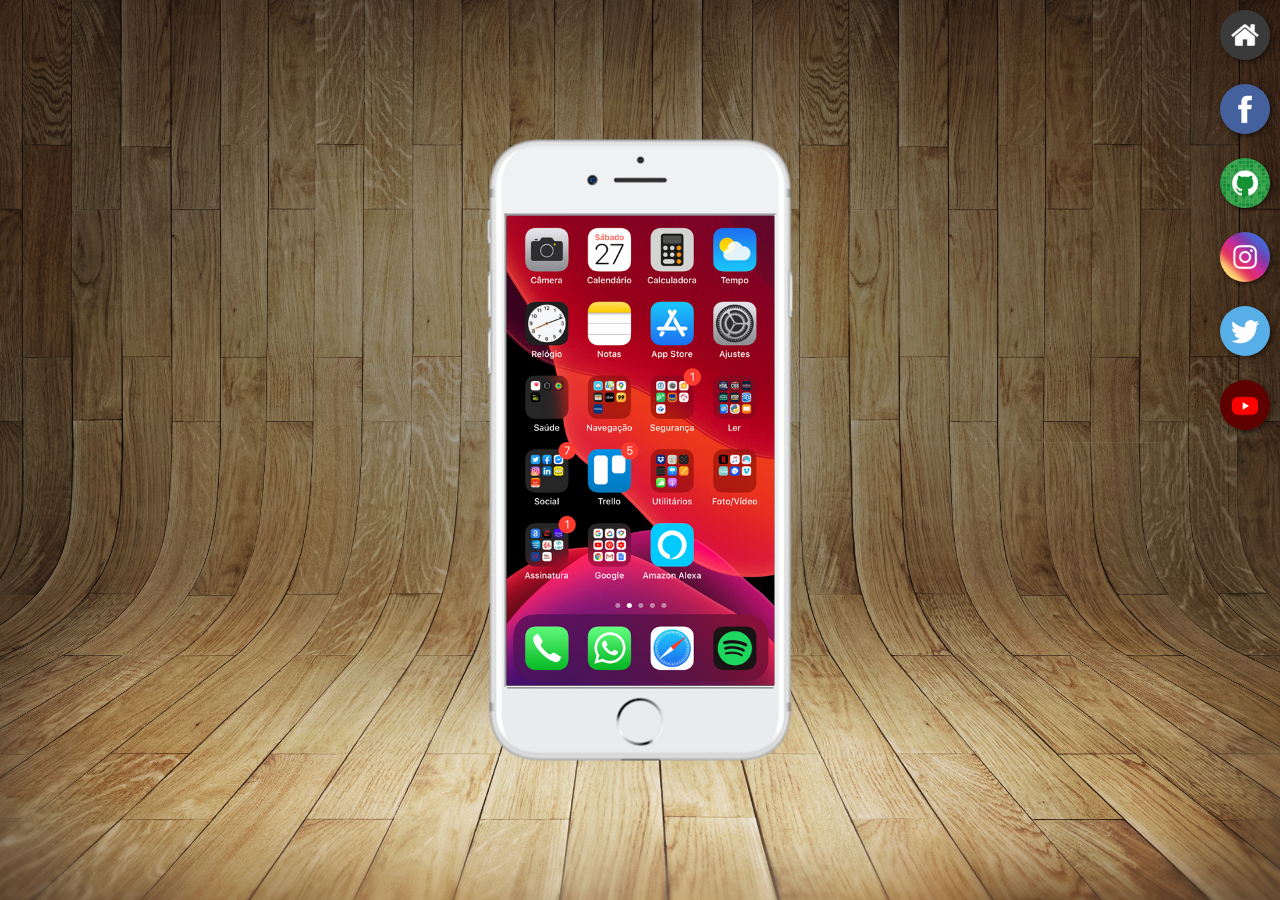
<file: index.html>
<!DOCTYPE html>
<html lang="pt-br">
<head>
    <meta charset="UTF-8">
    <meta name="viewport" content="width=device-width, initial-scale=1.0">
    <title>Projeto Redes Sociais</title>
    <link rel="shortcut icon" href="favicon.ico" type="image/x-icon">
    <link rel="stylesheet" href="style.css">
</head>
<body>
    <main>
     <section id="rede_sociais">
          <a href="home.html" target="tela"><img src="imagens/logo-home.jpg" alt="home">
             </a> <br>
             <a href="face.html" target="tela"><img src="imagens/logo-facebook.jpg" alt="facebook">
             </a> <br> 
             <a href="github.html" target="tela"><img src="imagens/logo-github.jpg" alt="github">
             </a> <br>
             <a href="insta.html" target="tela"><img src="imagens/logo-instagram.jpg" alt="instagram">
             </a> <br>
             <a href="twiter.html" target="tela"><img src="imagens/logo-twitter.jpg" alt="twitter">
             </a> <br>
             <a href="youtube.html" target="tela"><img src="imagens/logo-youtube.jpg" alt="youtube">
             </a>
     </section>
            
      

       

        <section id="telefone">
            <iframe src="home.html" name="tela" id="tela"></iframe>
        </section>
        <section id="redes-sociais">
            
        </section>
    </main>
</body>
</html>
</file>
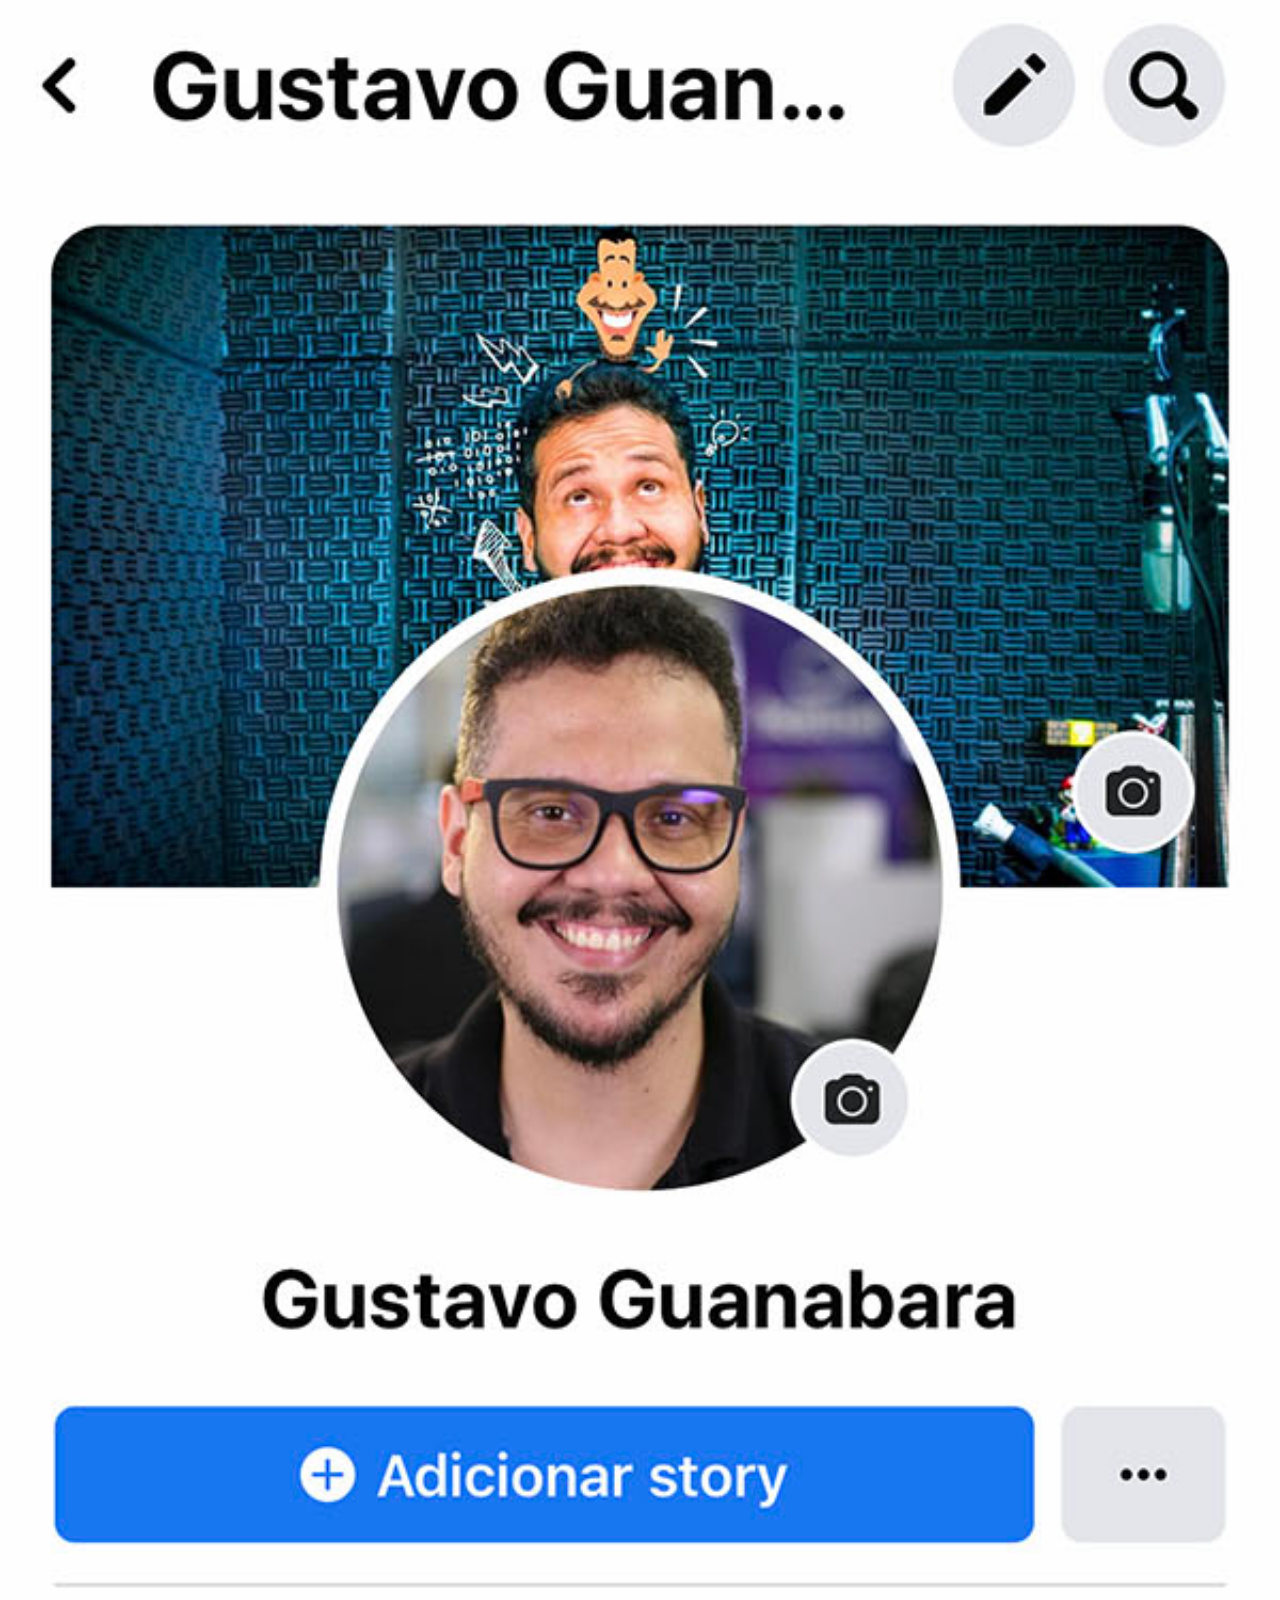
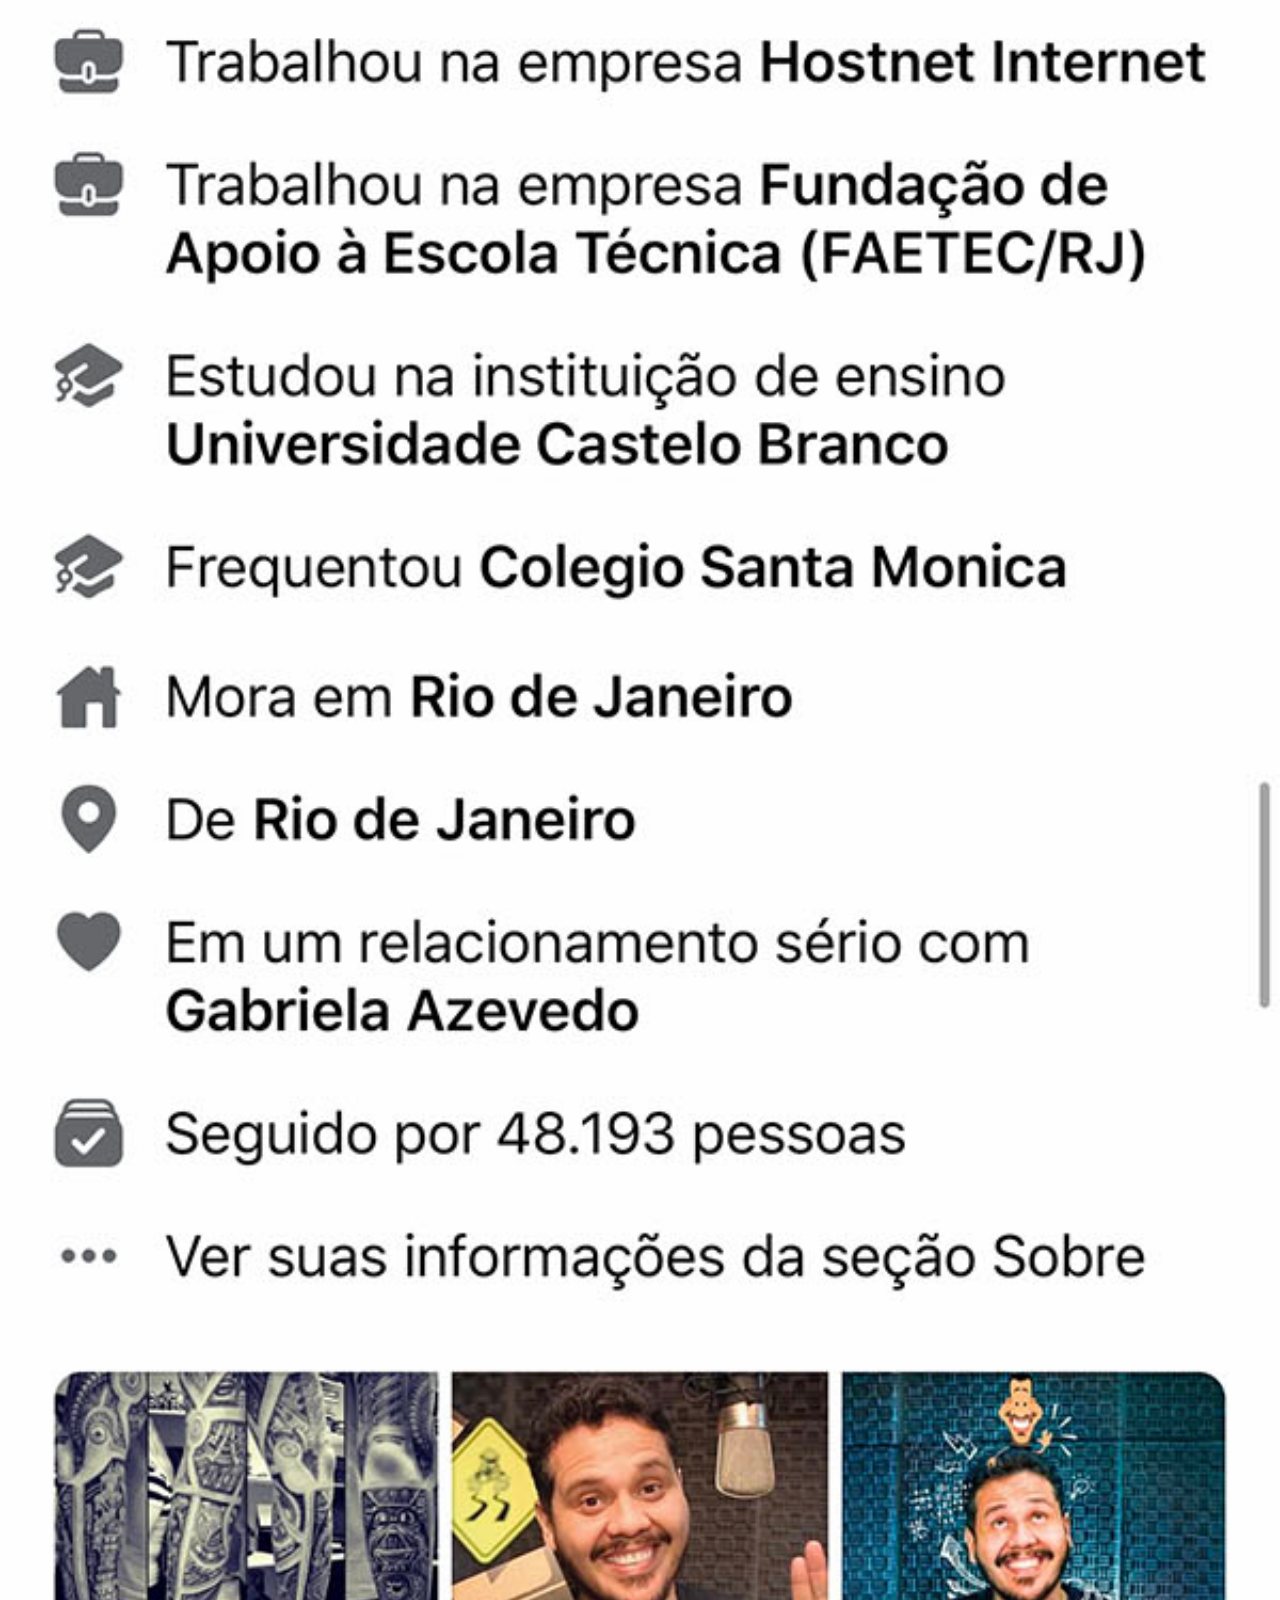
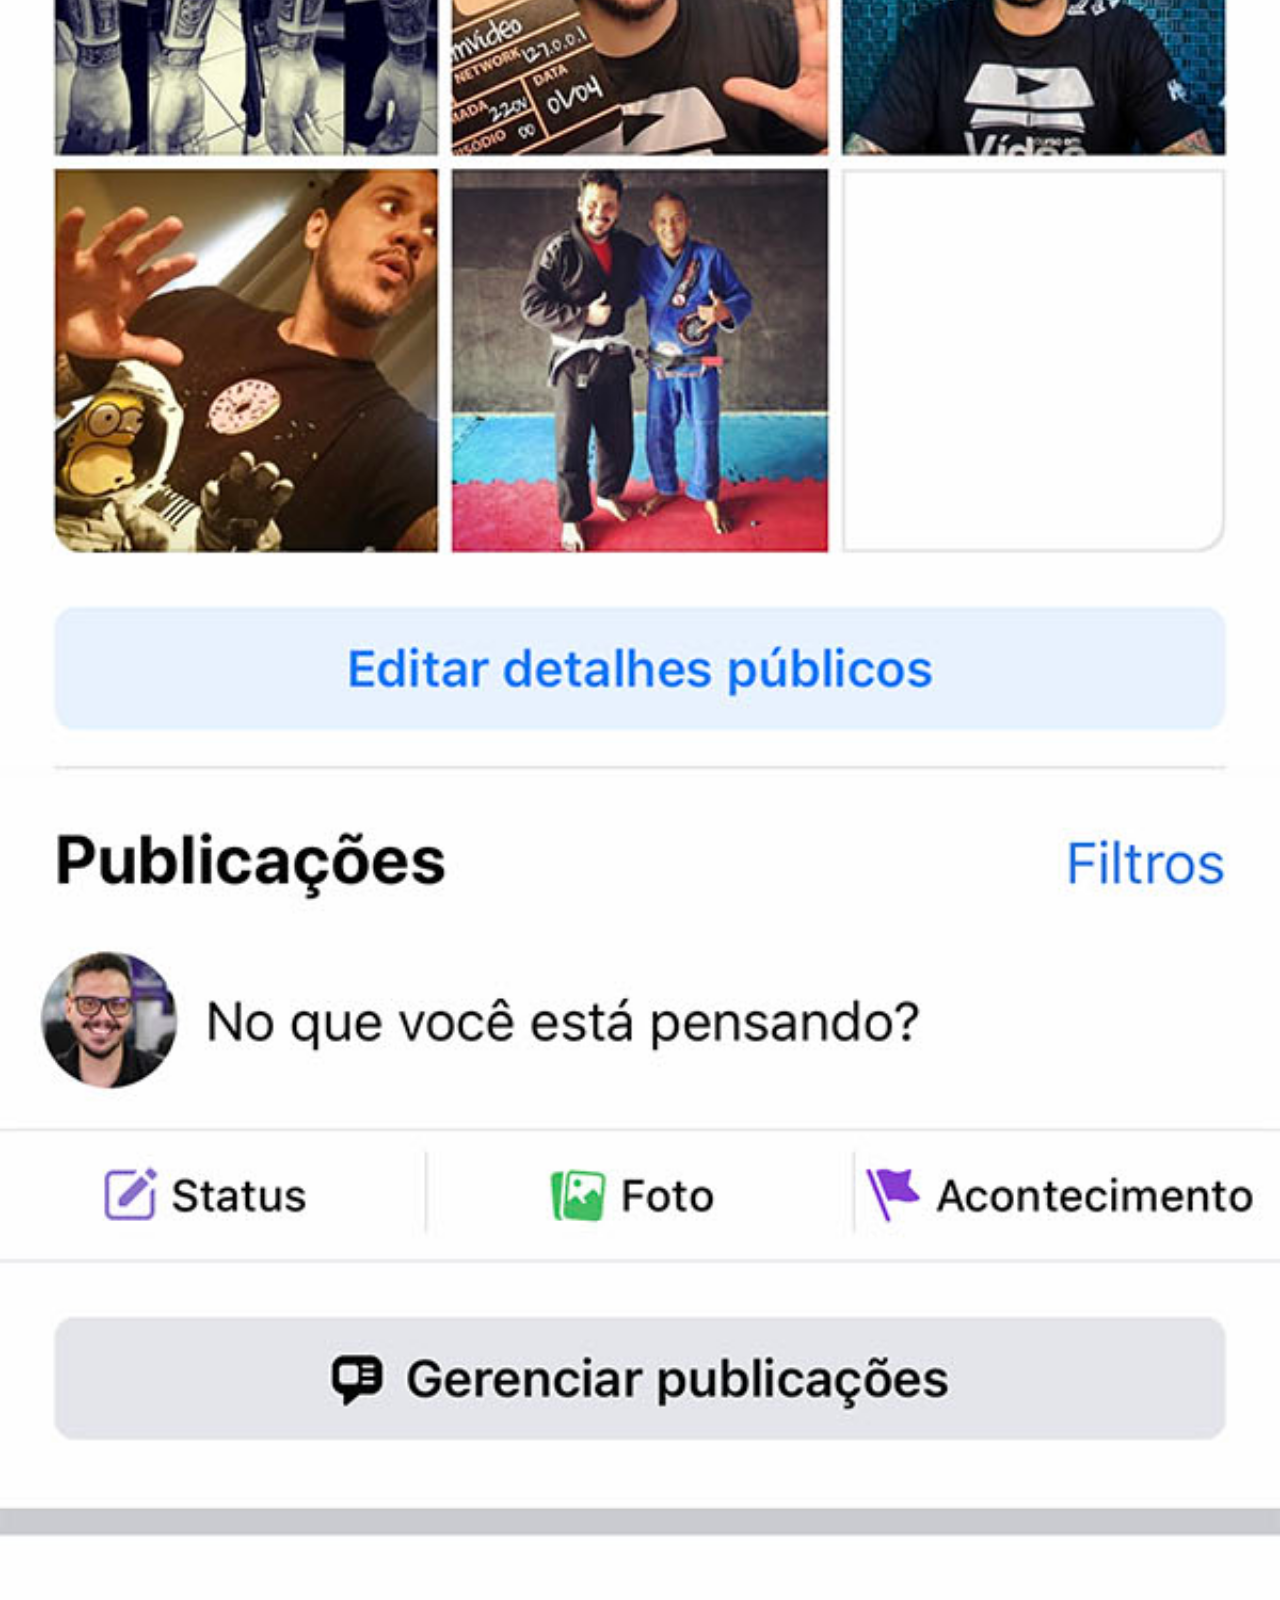
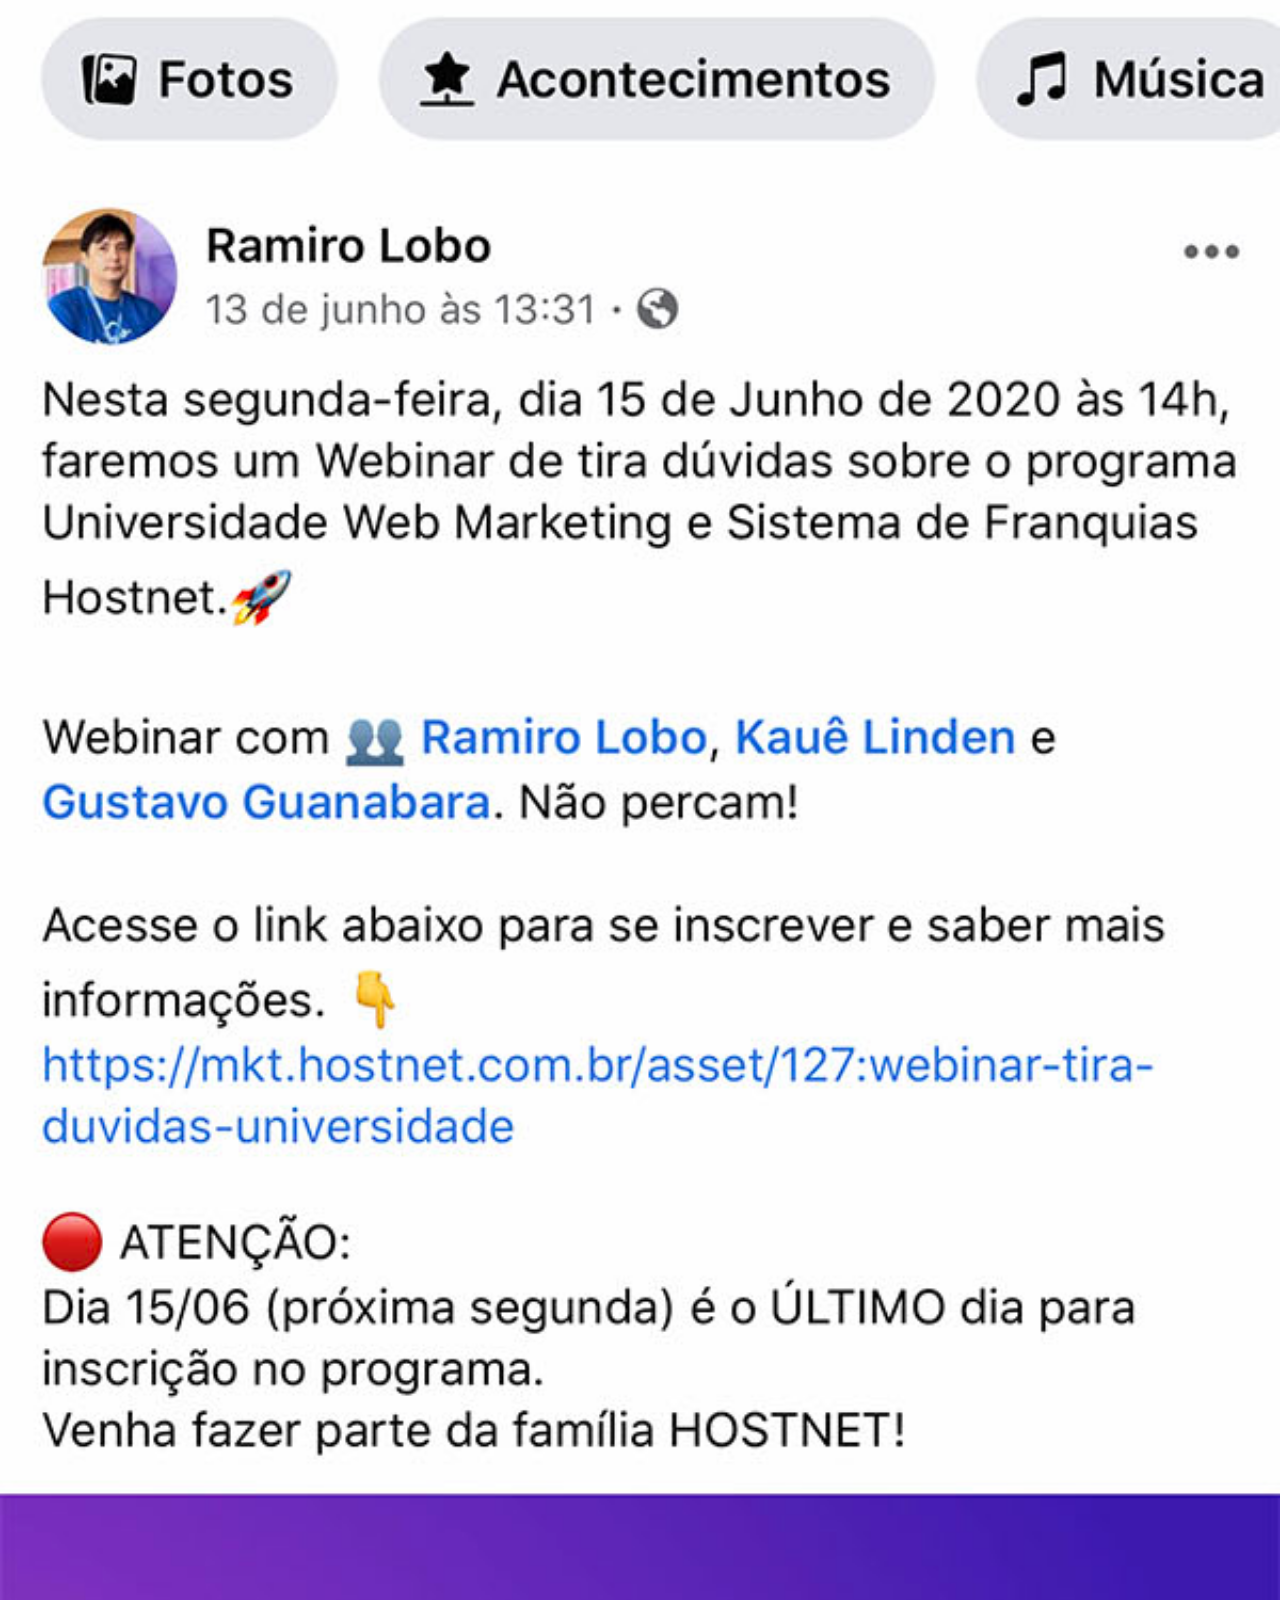
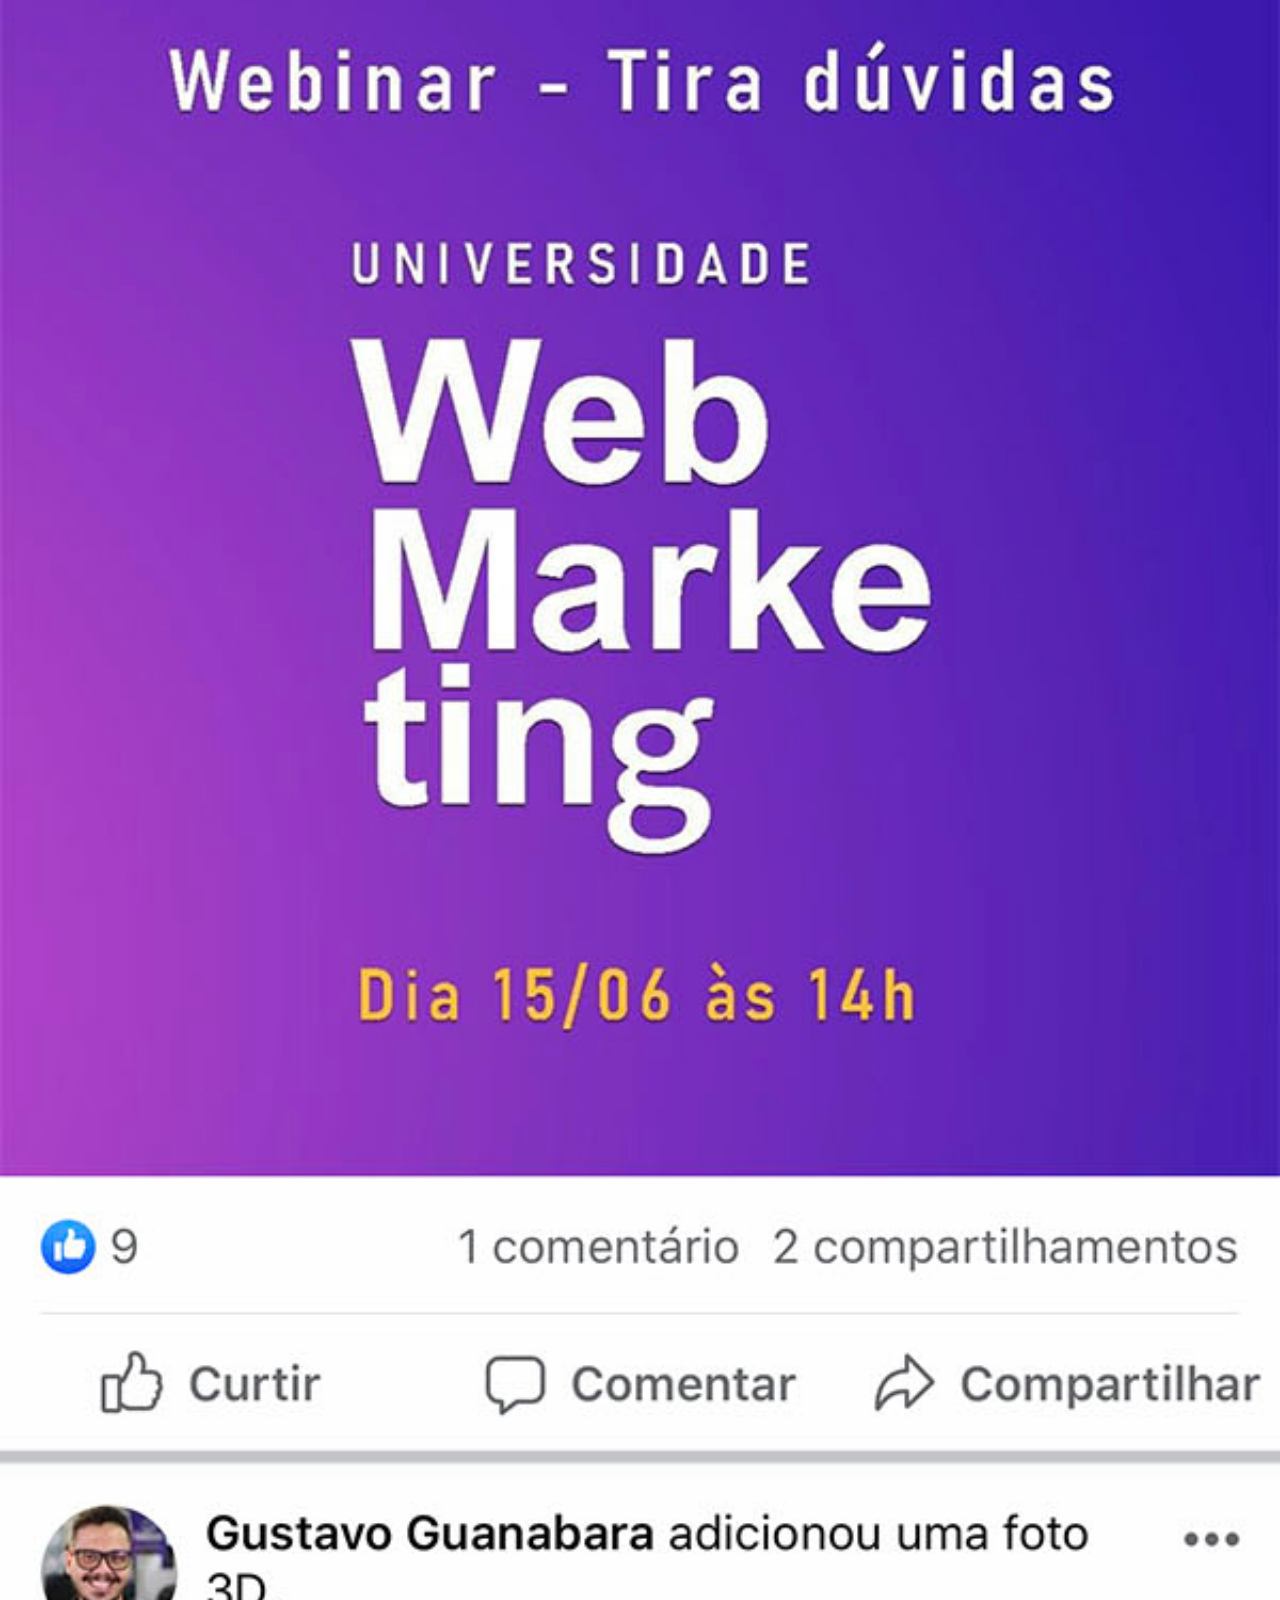
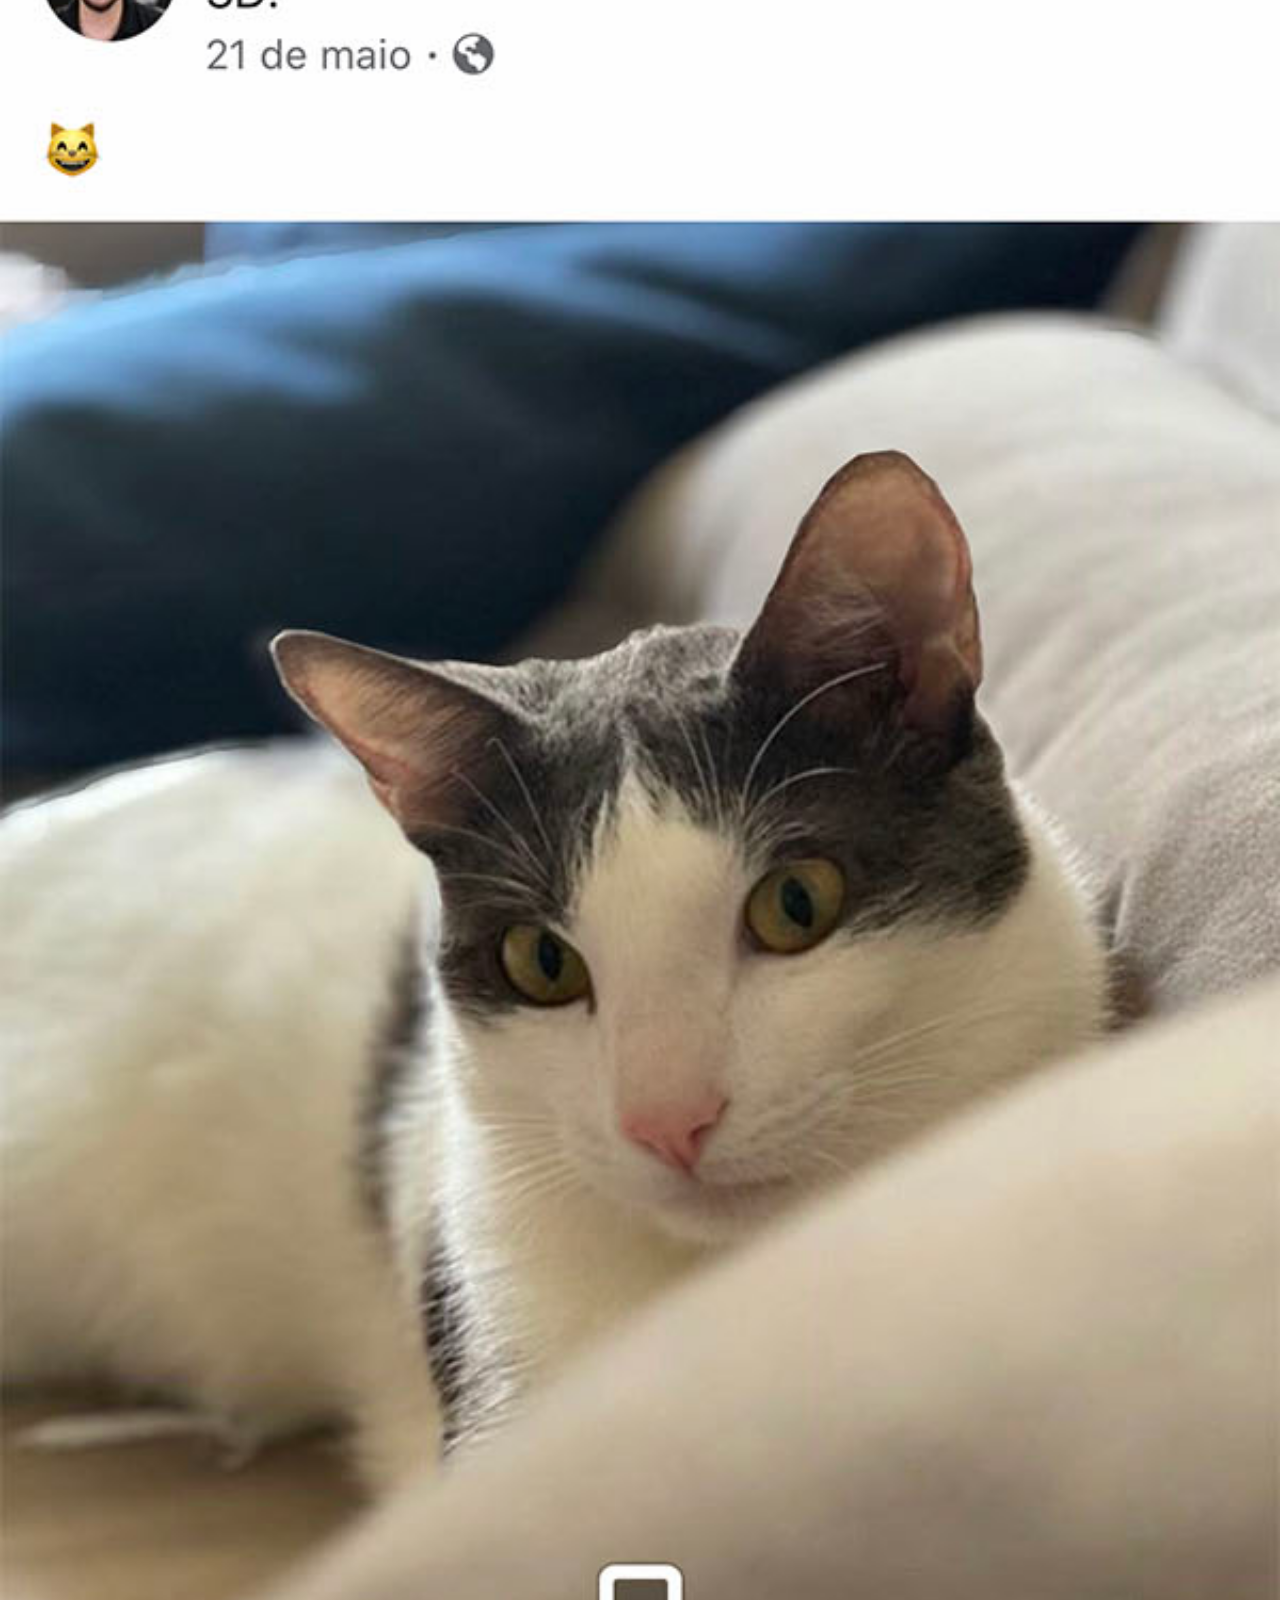
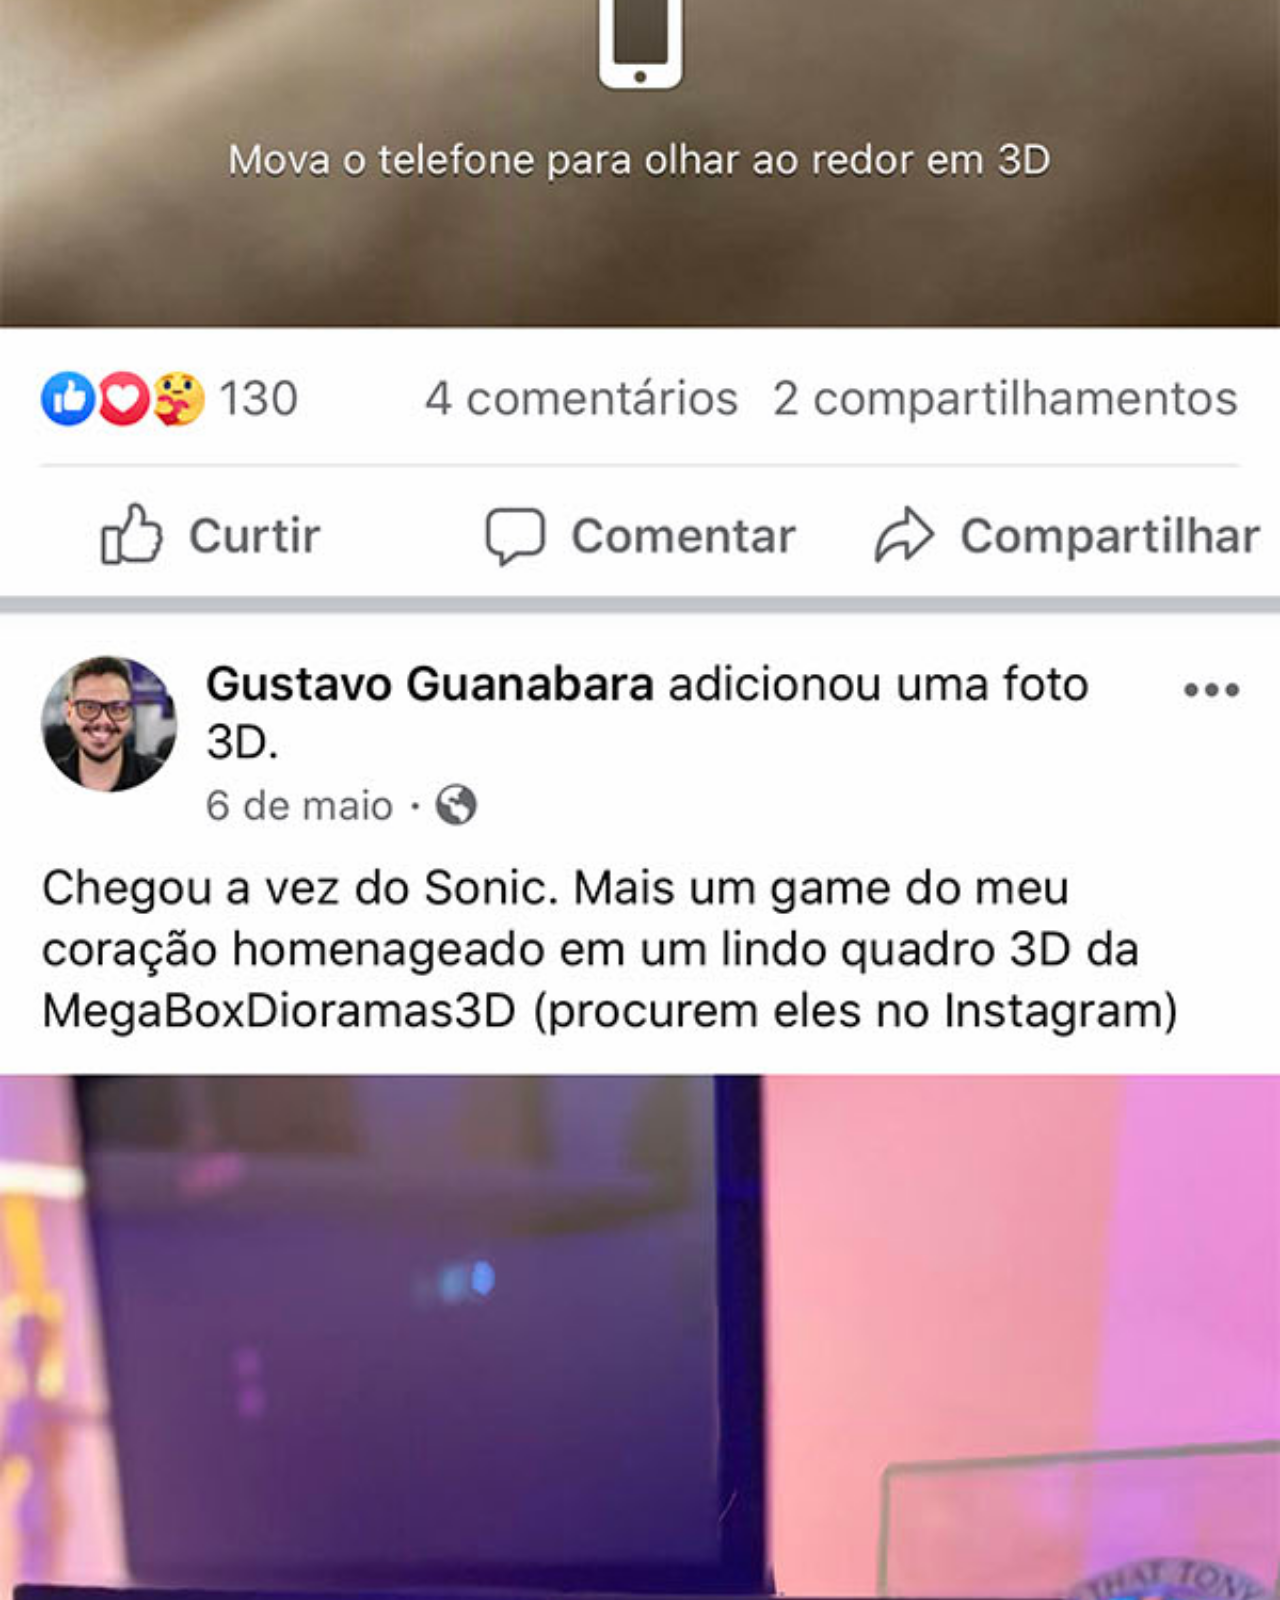
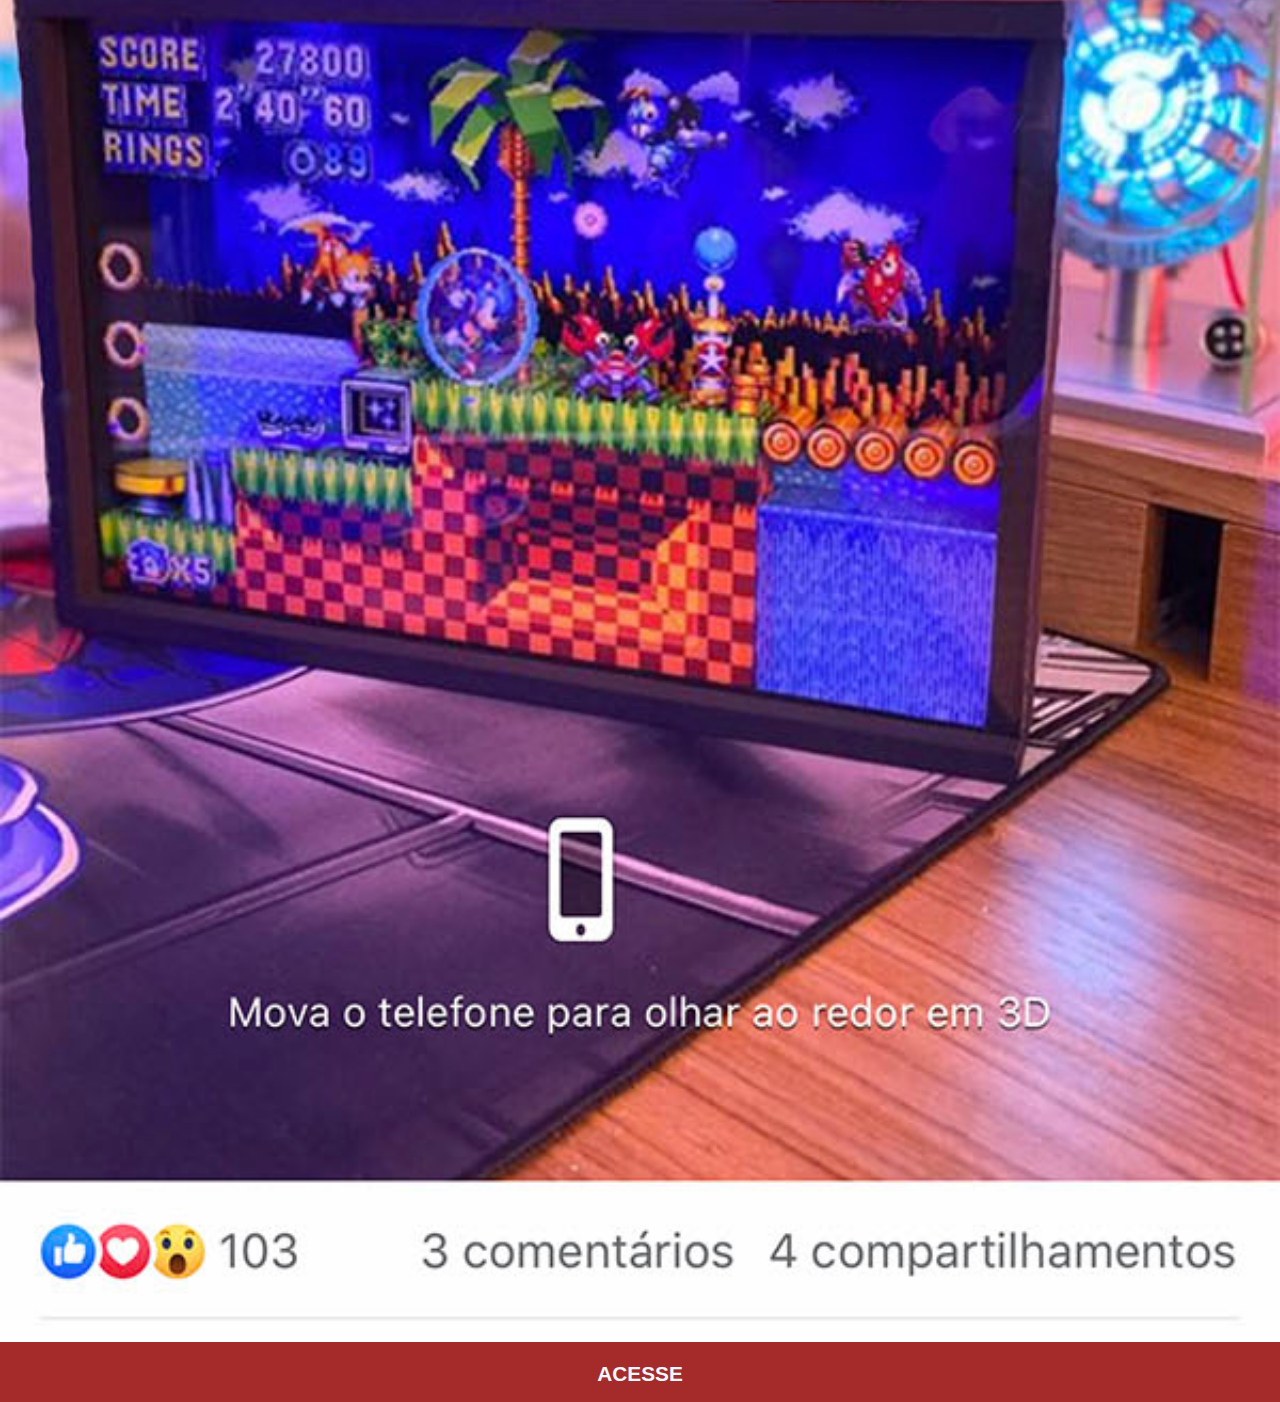
<file: face.html>
<!DOCTYPE html>
<html lang="pt-br">
<head>
    <meta charset="UTF-8">
    <meta name="viewport" content="width=device-width, initial-scale=1.0">
    <link rel="stylesheet" href="paginas.css">
    <title>face</title>
</head>
<body>

    <img src="imagens/tela-facebook.jpg" alt="facebook">
    <a href="#">ACESSE</a>
</body>
</html>
</file>
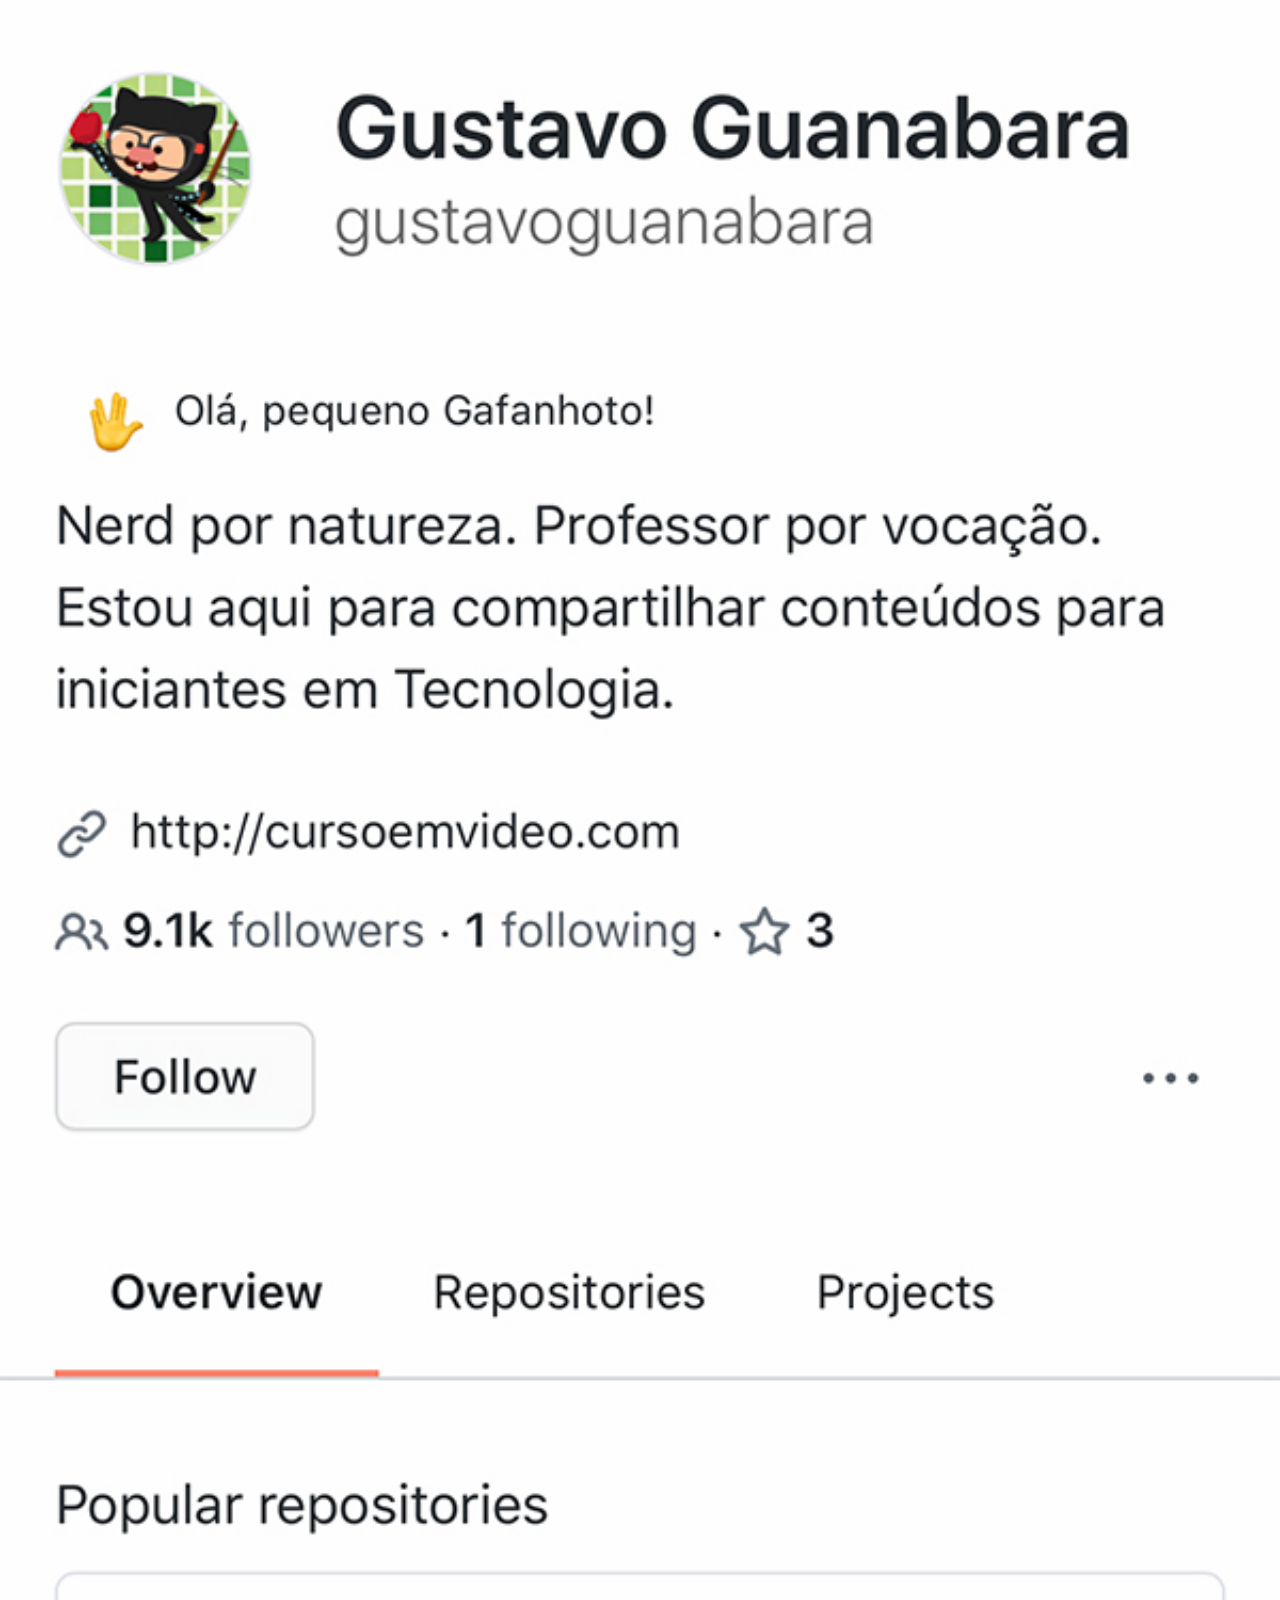
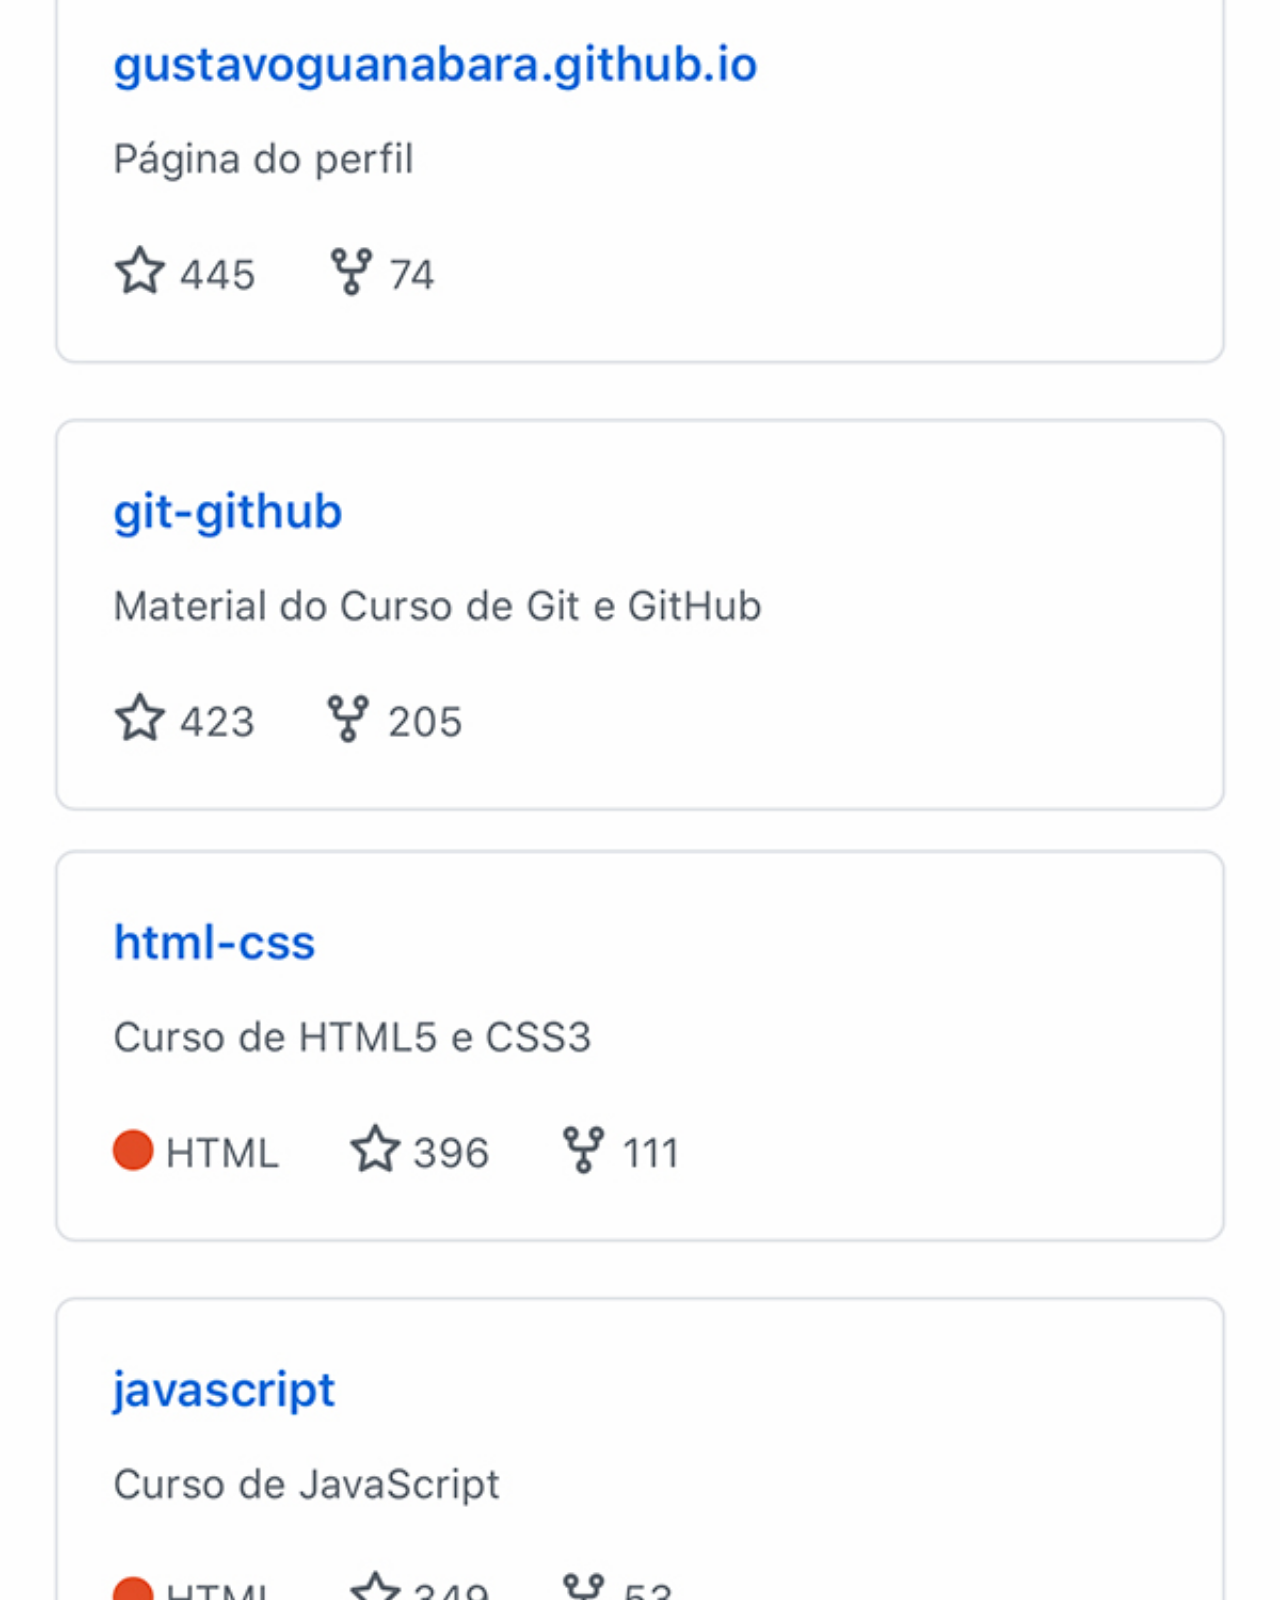
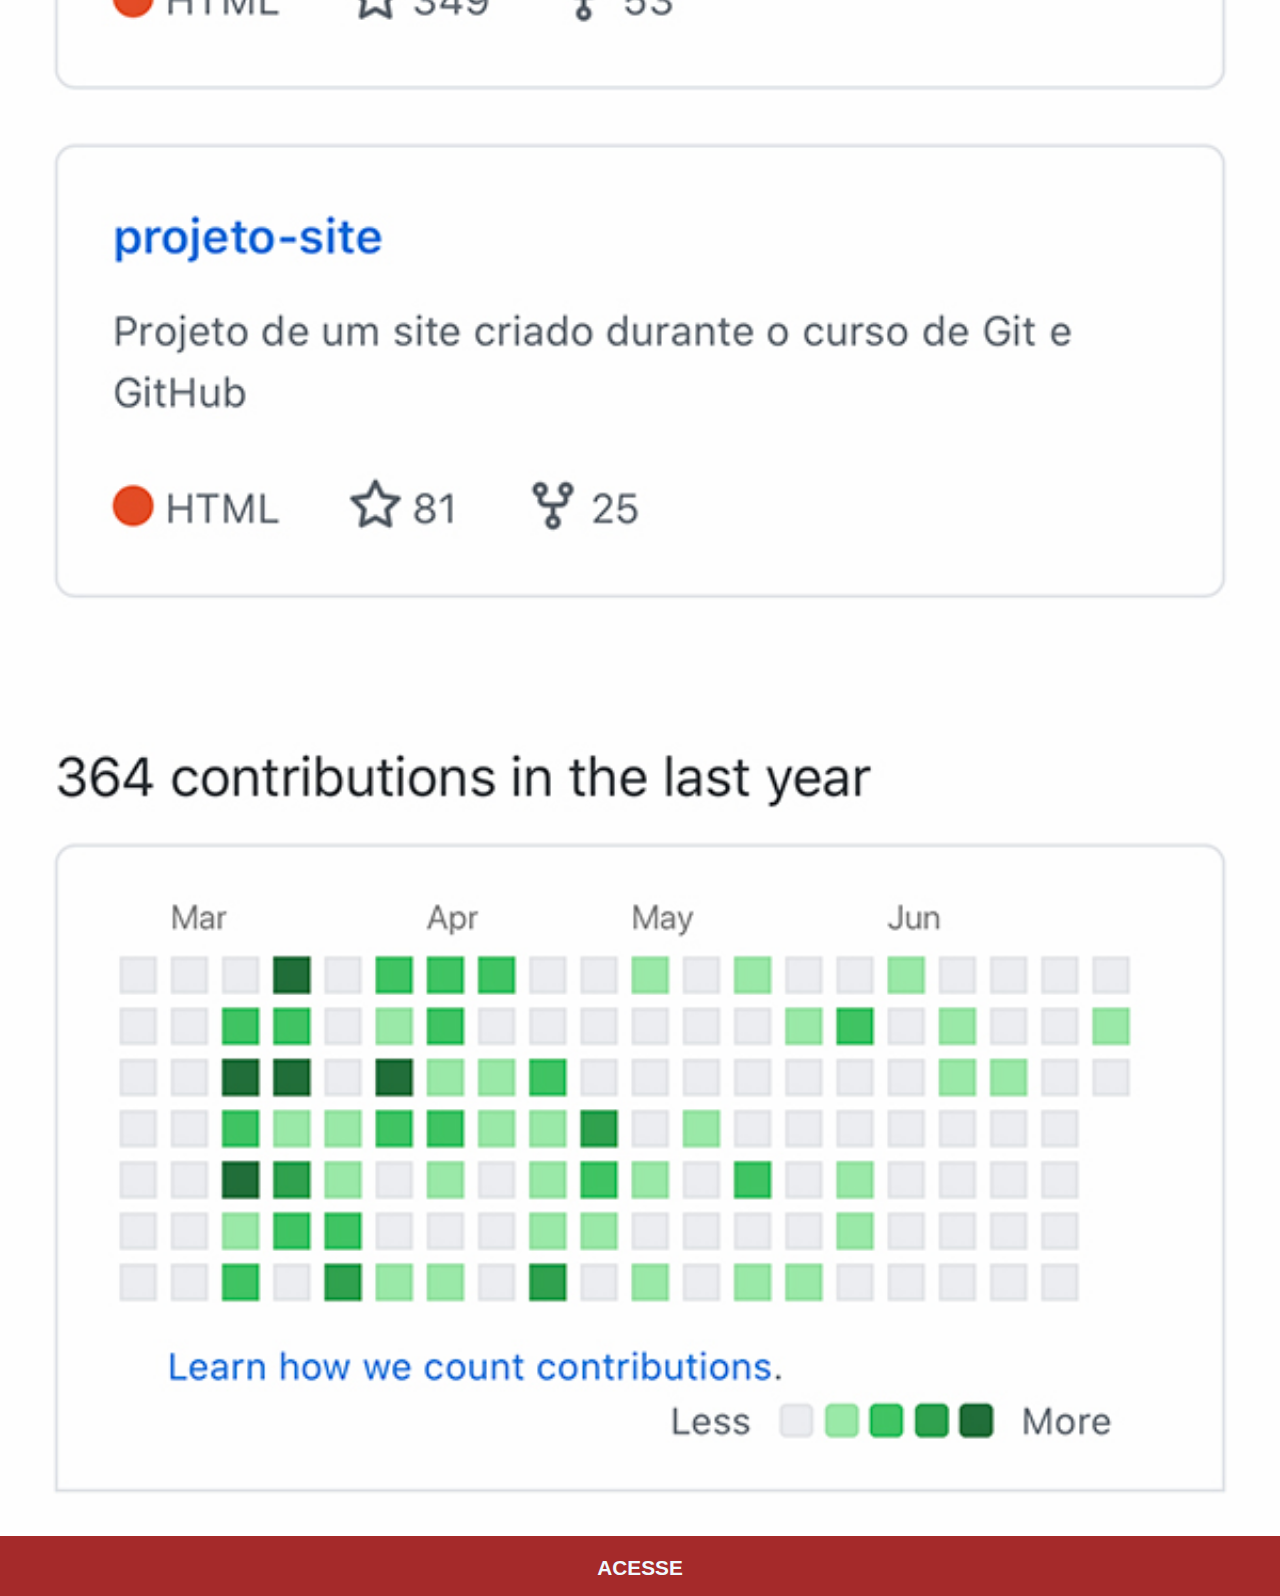
<file: github.html>
<!DOCTYPE html>
<html lang="pt-br">
<head>
    <meta charset="UTF-8">
    <meta name="viewport" content="width=device-width, initial-scale=1.0">
    <link rel="stylesheet" href="paginas.css">
    <title>Github</title>
</head>
<body>
    <img src="imagens/tela-github.jpg" alt="github">
    <a href="">ACESSE</a>
</body>
</html>
</file>
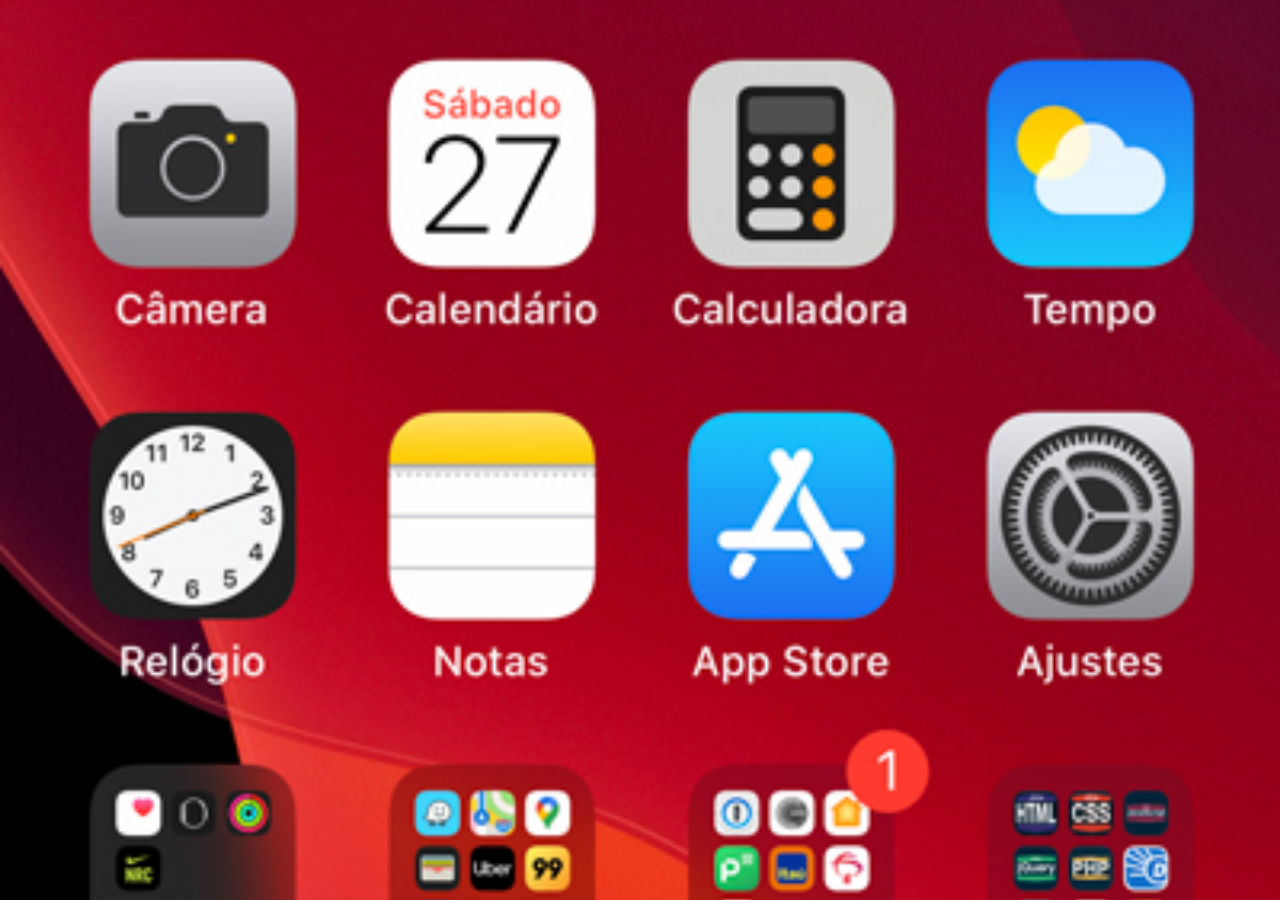
<file: home.html>
<!DOCTYPE html>
<html lang="pt-br">
<head>
    <meta charset="UTF-8">
    <meta name="viewport" content="width=device-width, initial-scale=1.0">
    <title>Document</title>
    <style>
        * {
            margin: 0px;
            padding: 0px;
        }

        body {
            width: 100vw;
            height: 100vh;
            background: black url('imagens/tela-home.jpg') no-repeat top center;
            background-size: cover;
        }
    </style>

</head>
<body>
    
</body>
</html>
</file>
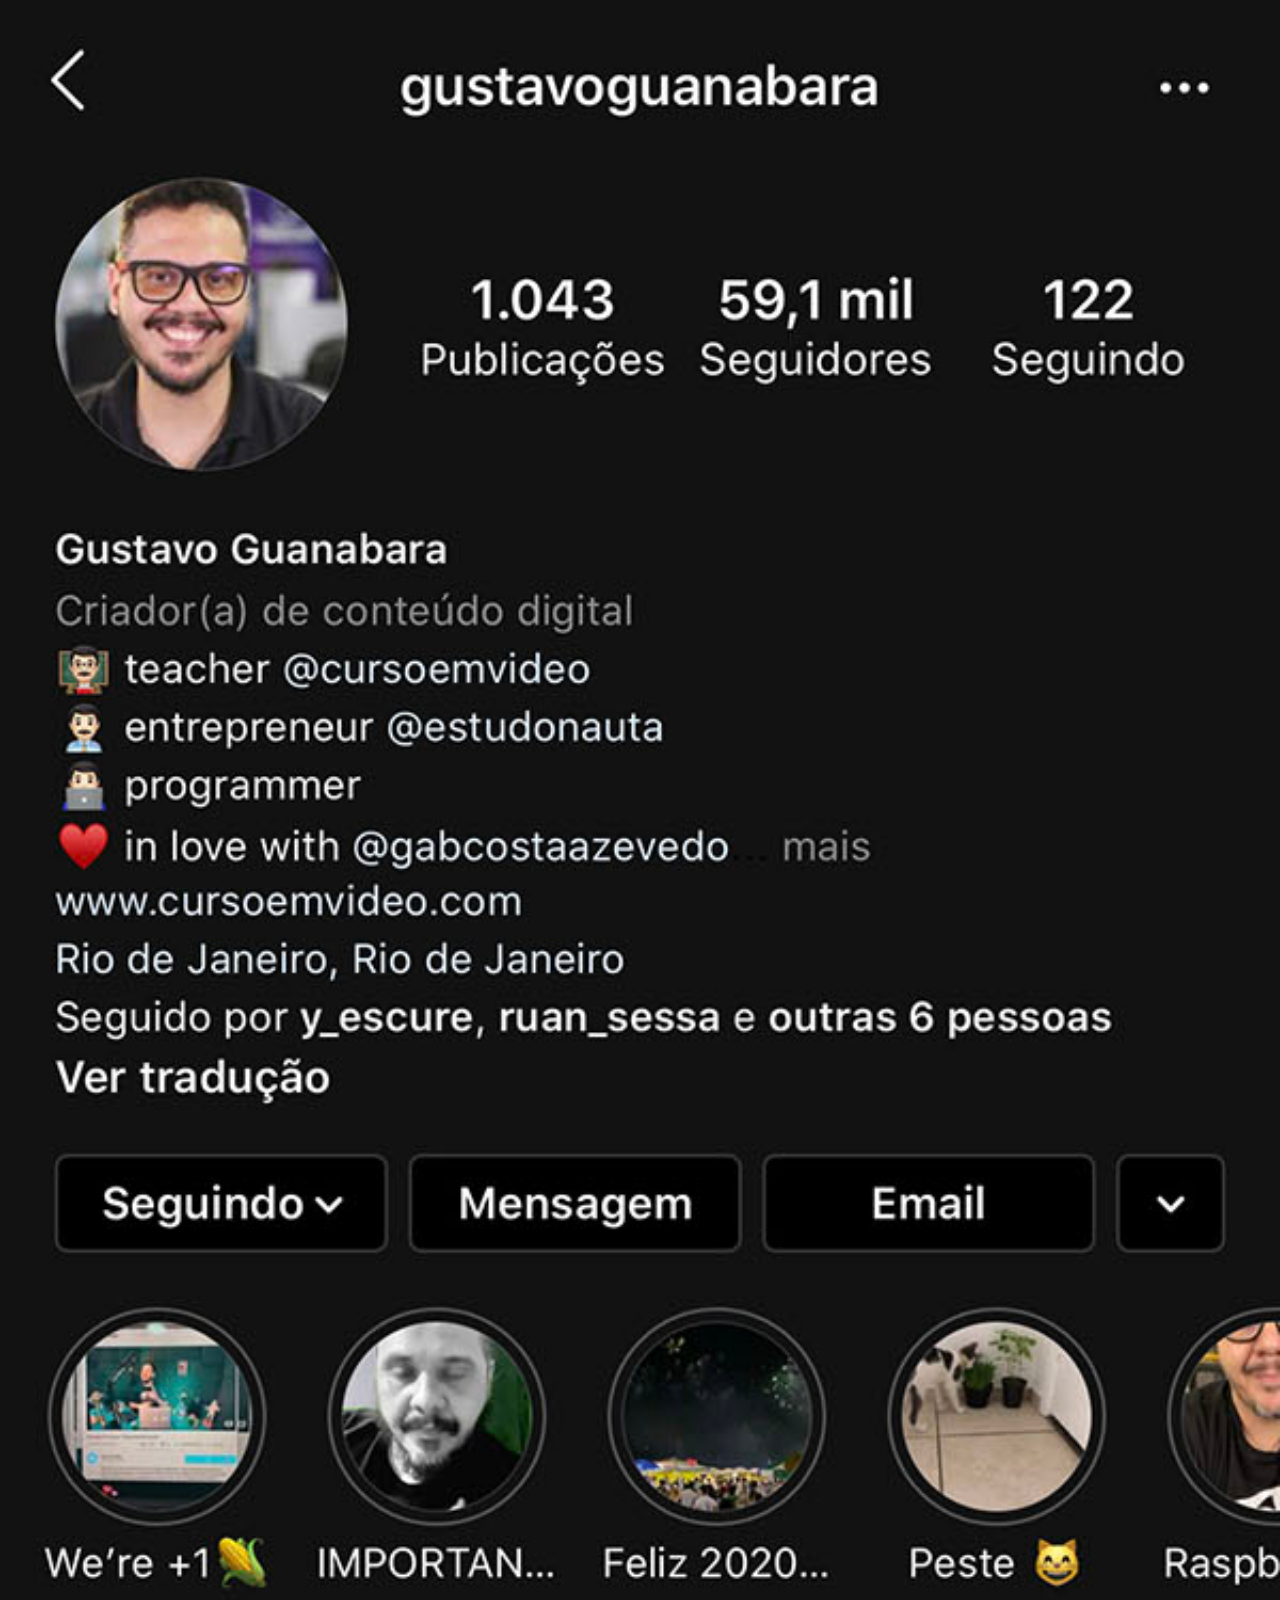
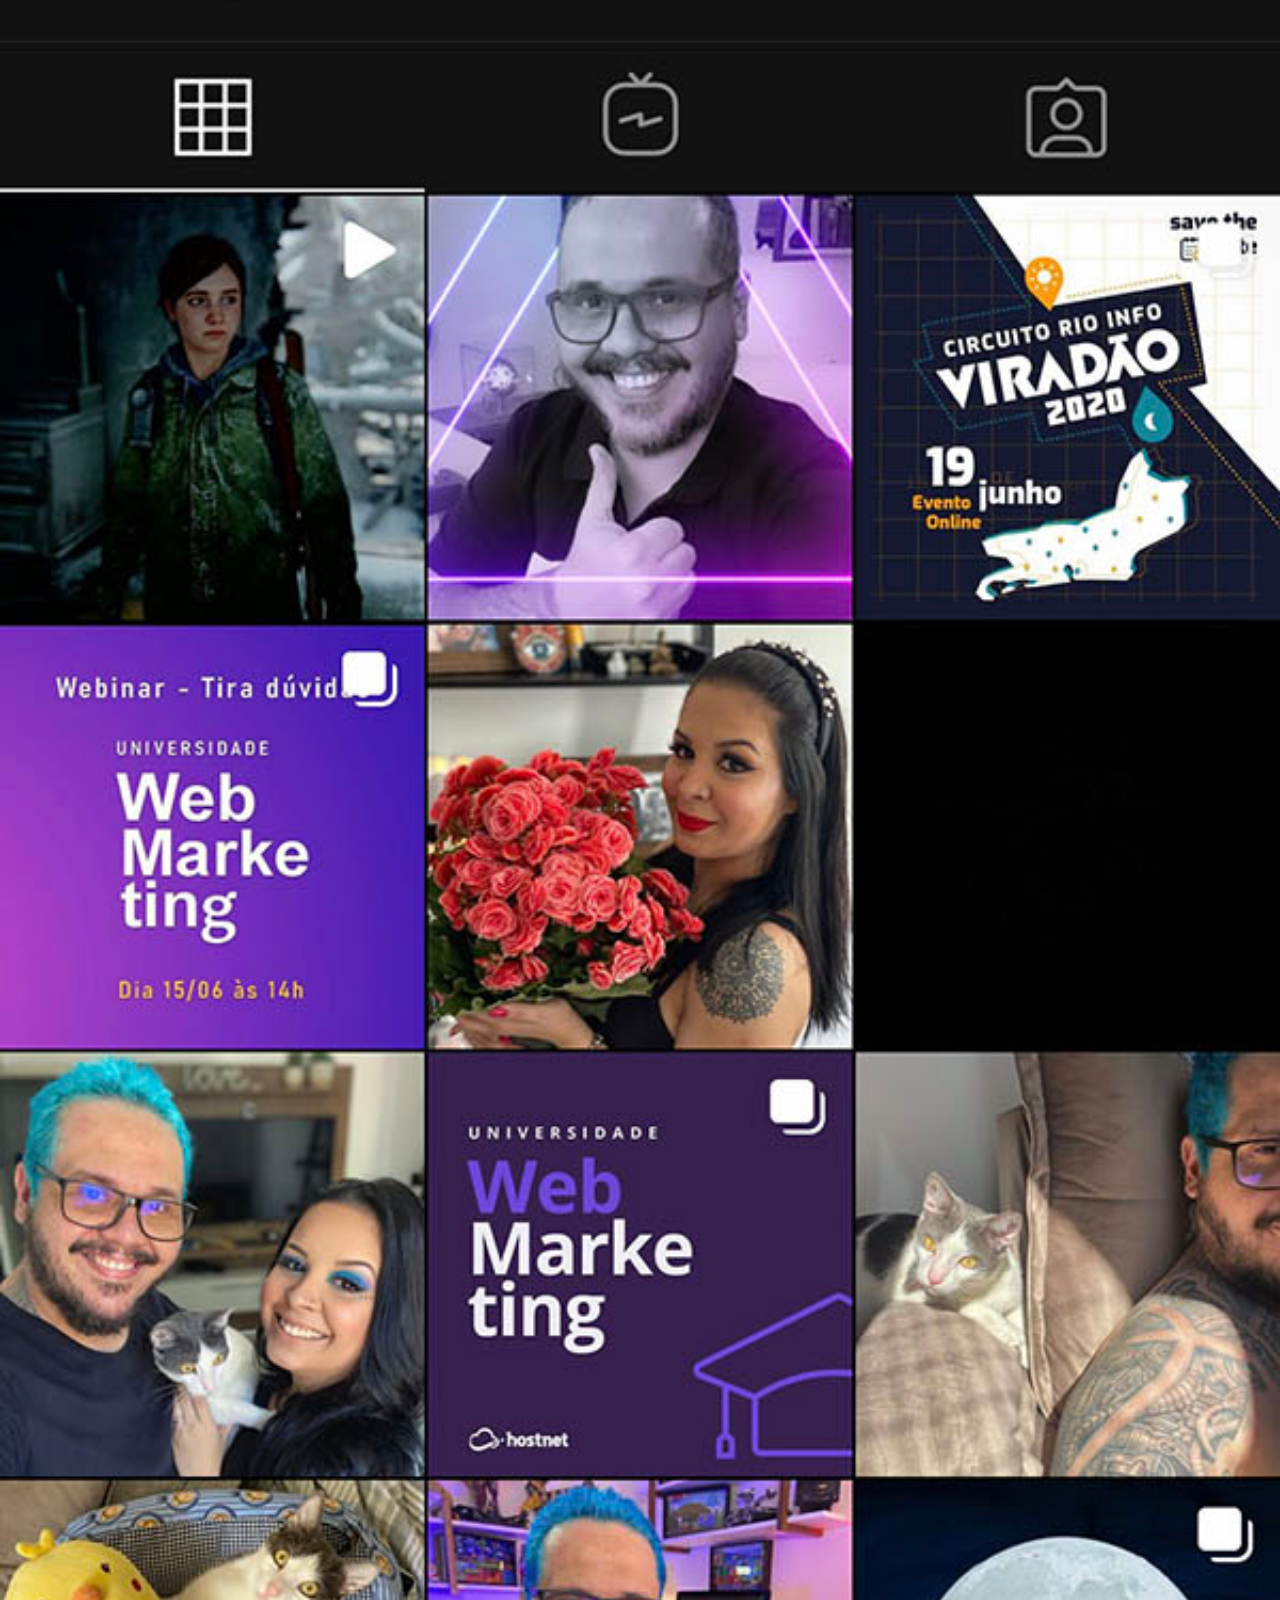
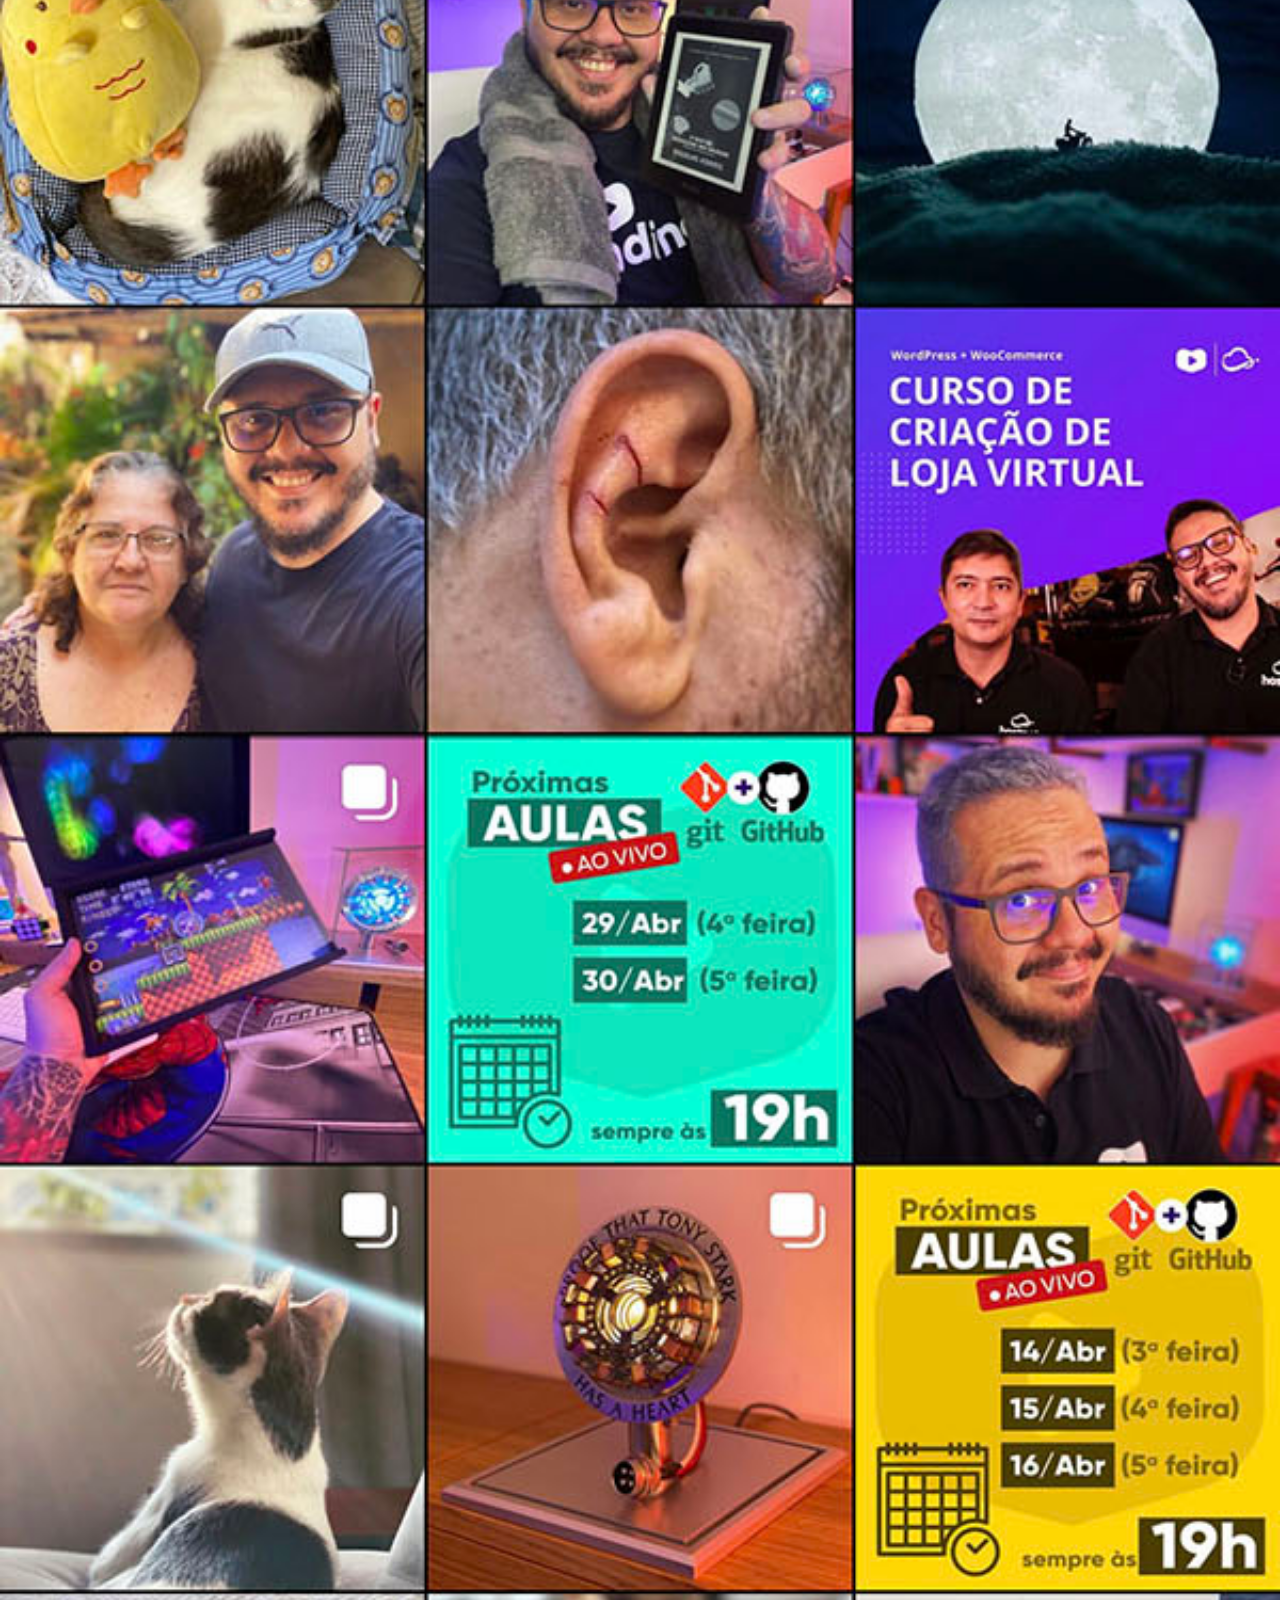
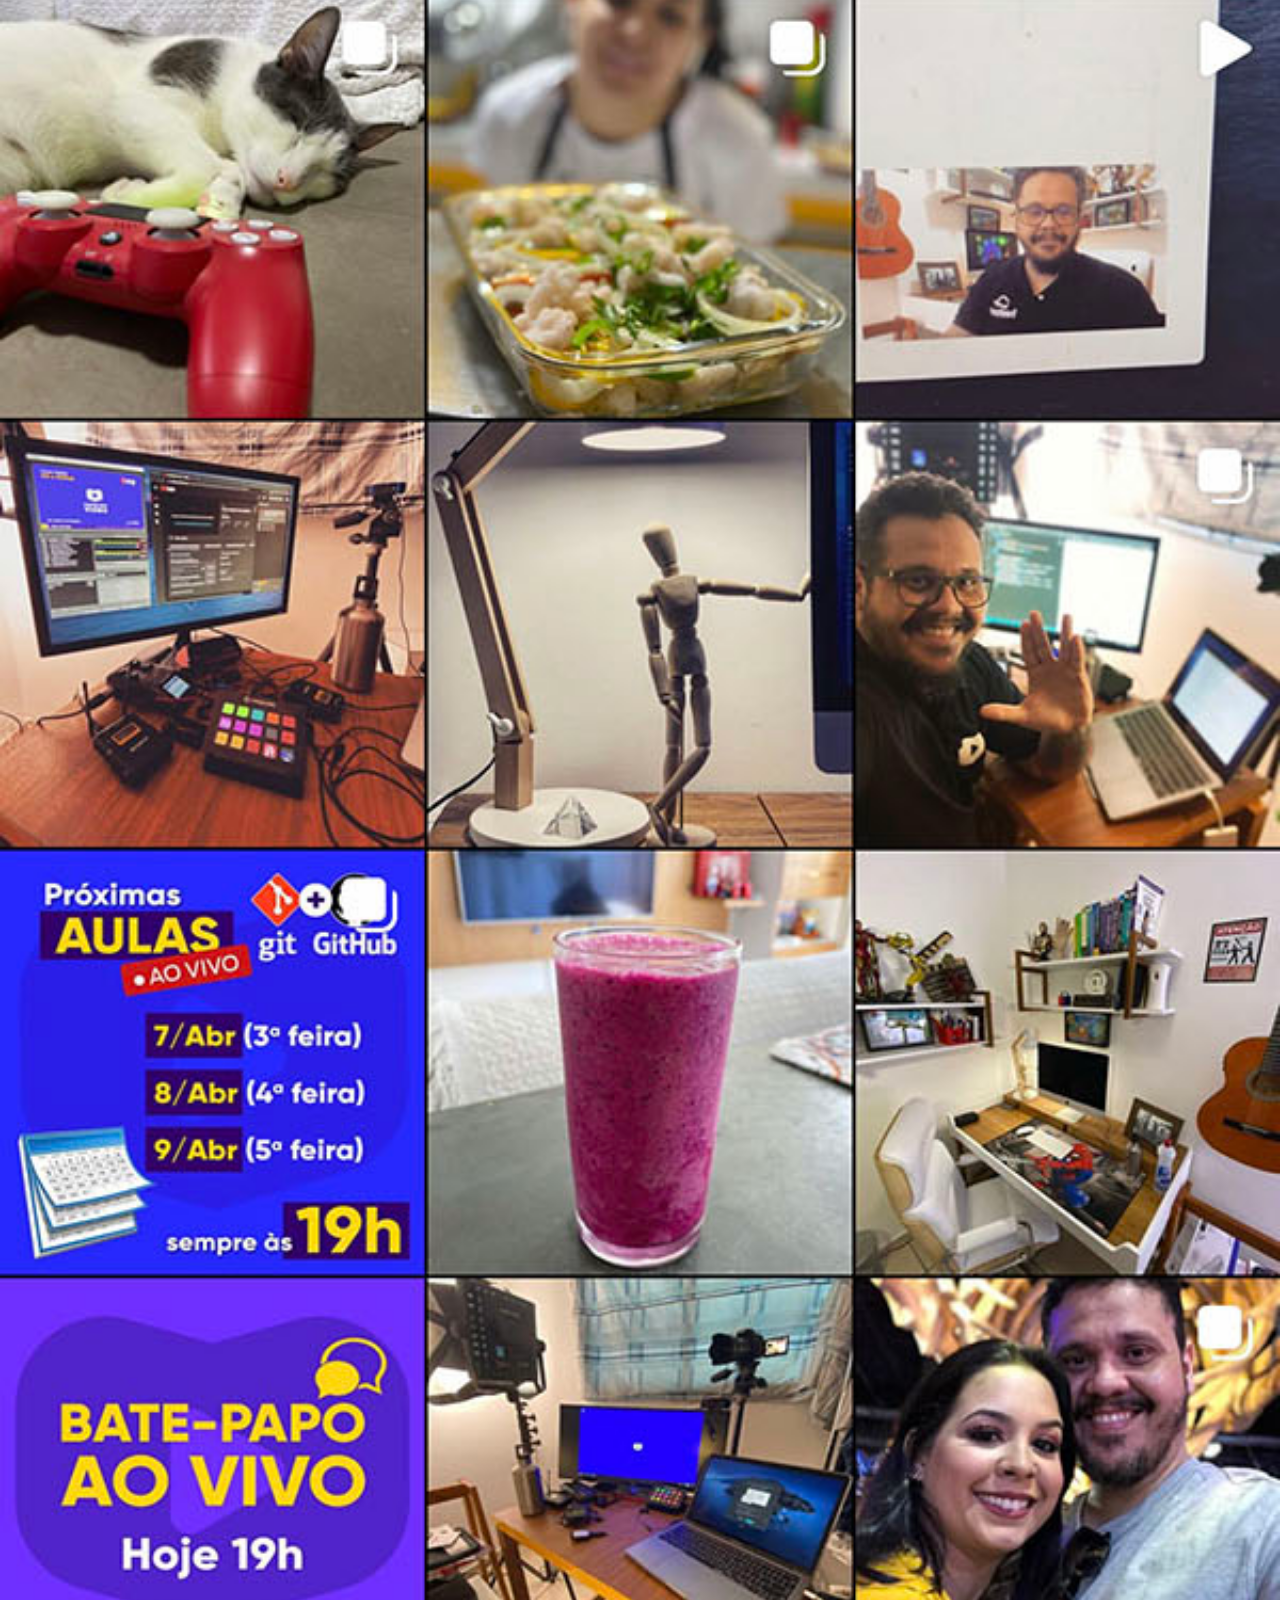
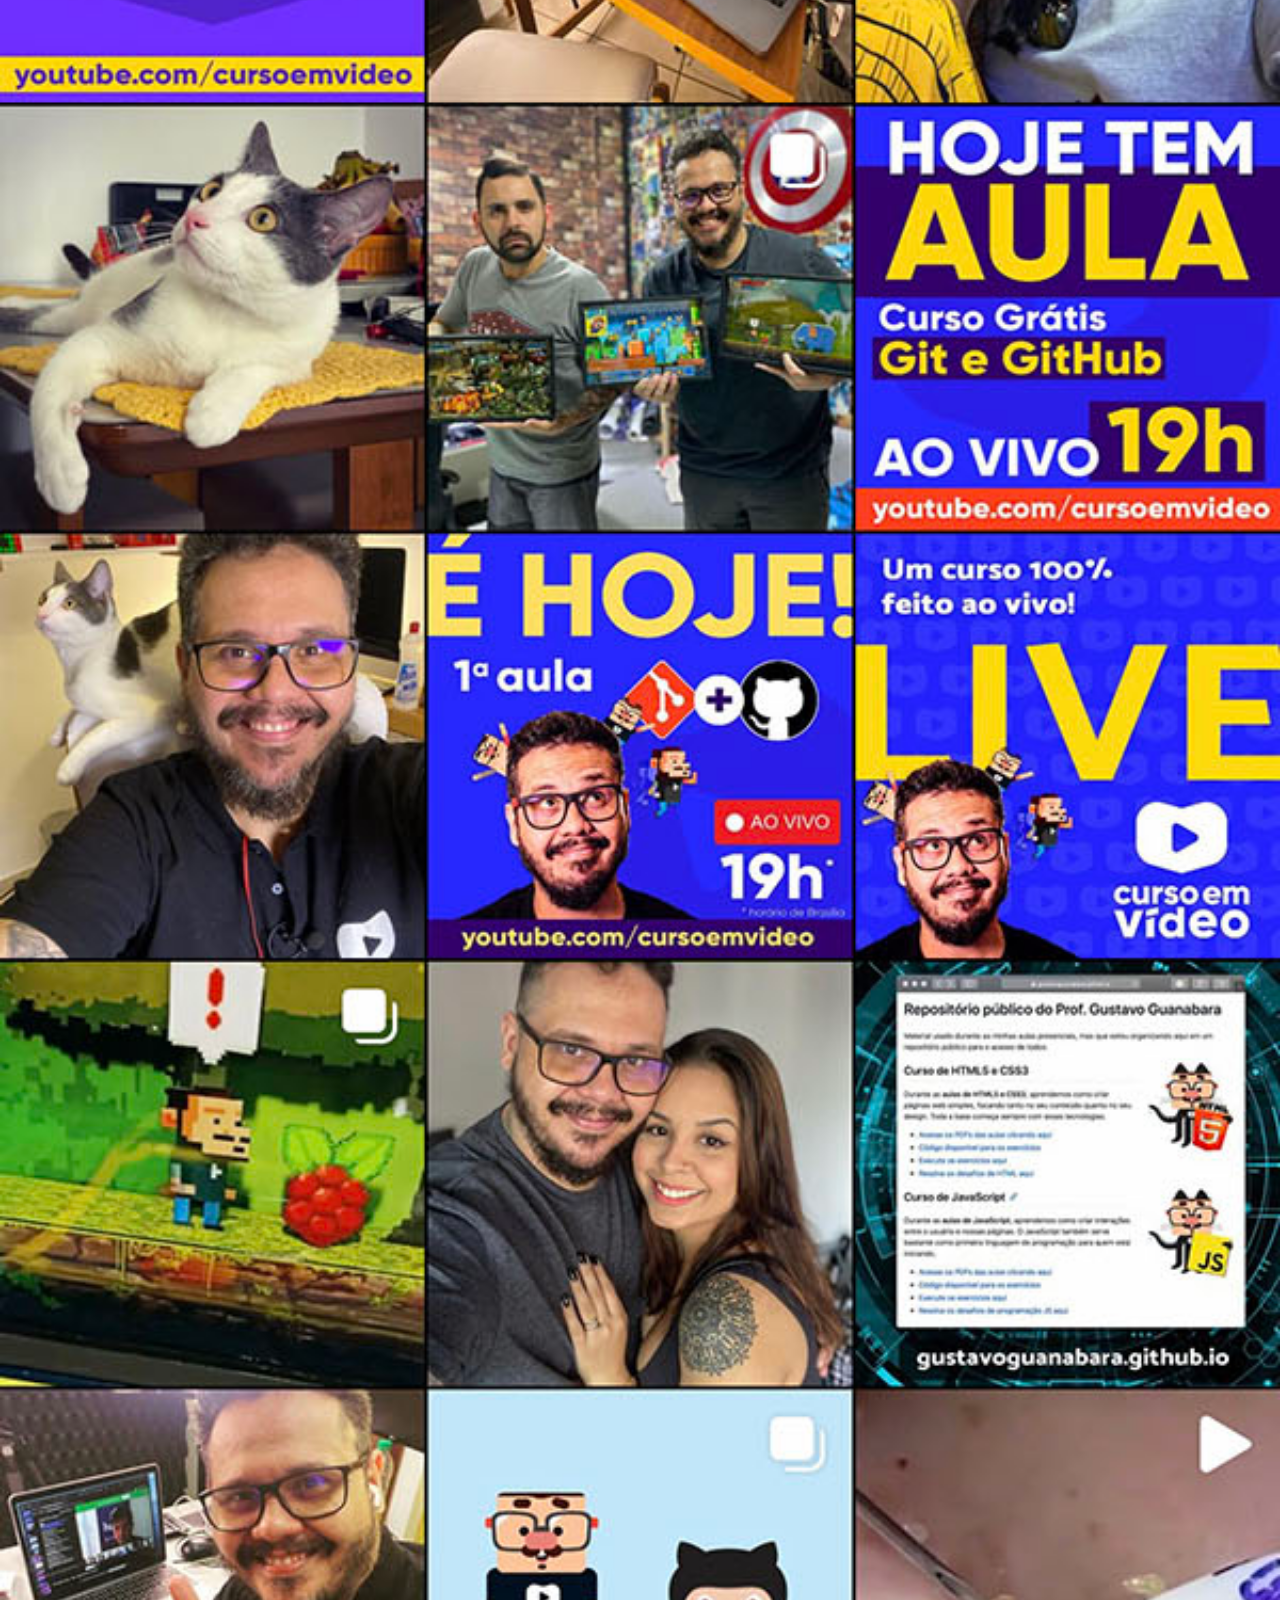
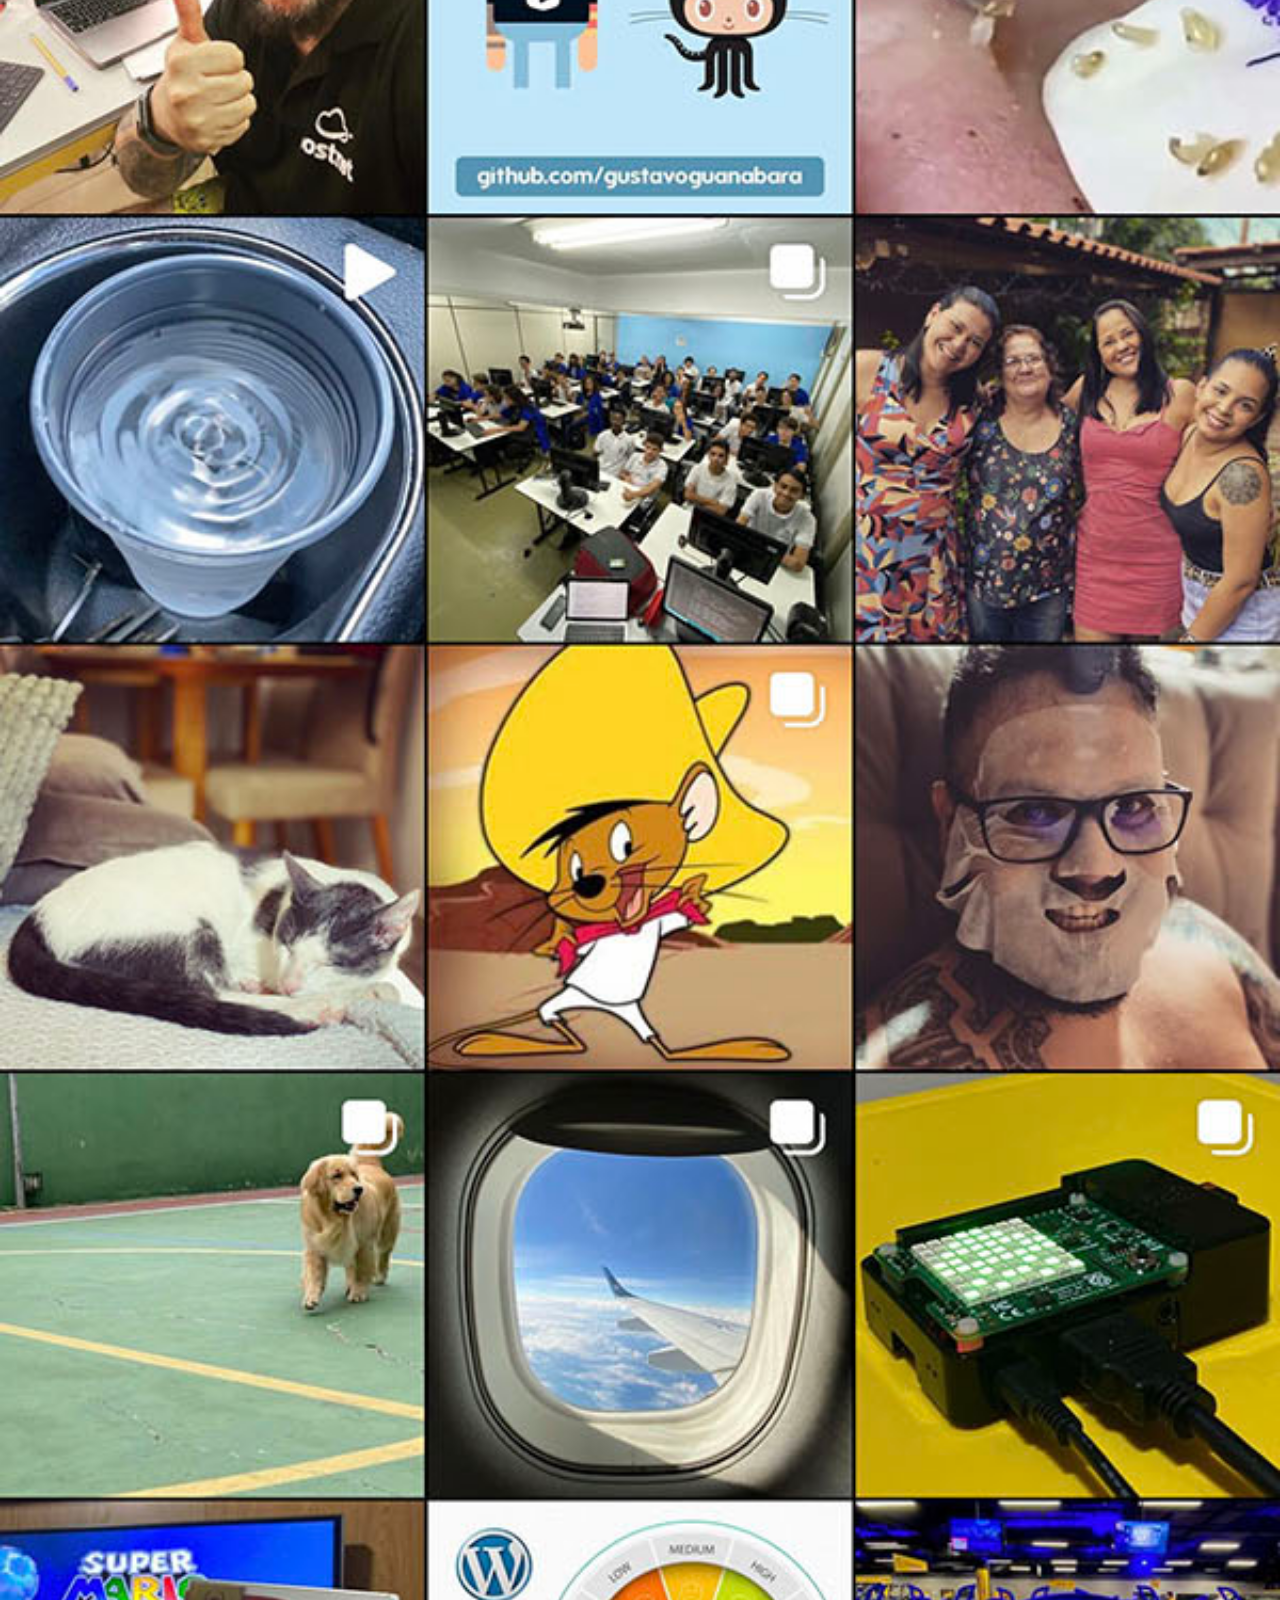
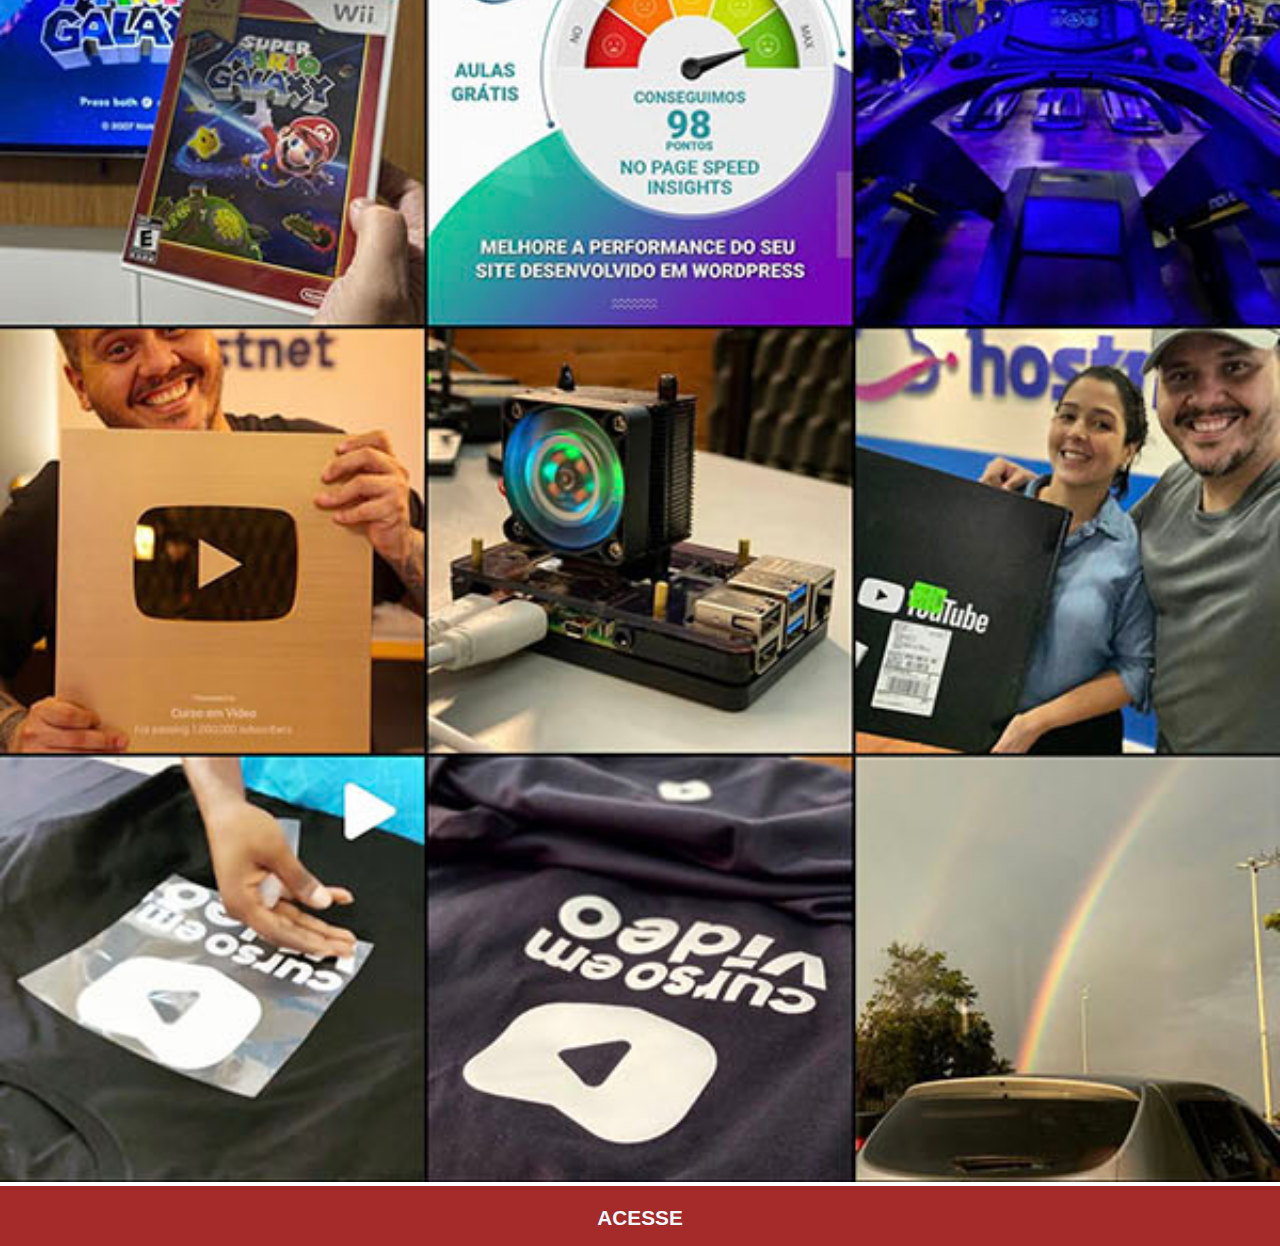
<file: insta.html>
<!DOCTYPE html>
<html lang="pt-br">
<head>
    <meta charset="UTF-8">
    <meta name="viewport" content="width=device-width, initial-scale=1.0">
    <link rel="stylesheet" href="paginas.css">
    <title>Ista</title>
</head>
<body>
    <img src="imagens/tela-instagram.jpg" alt="instagram">
    <a href="#">ACESSE</a>
</body>
</html>
</file>
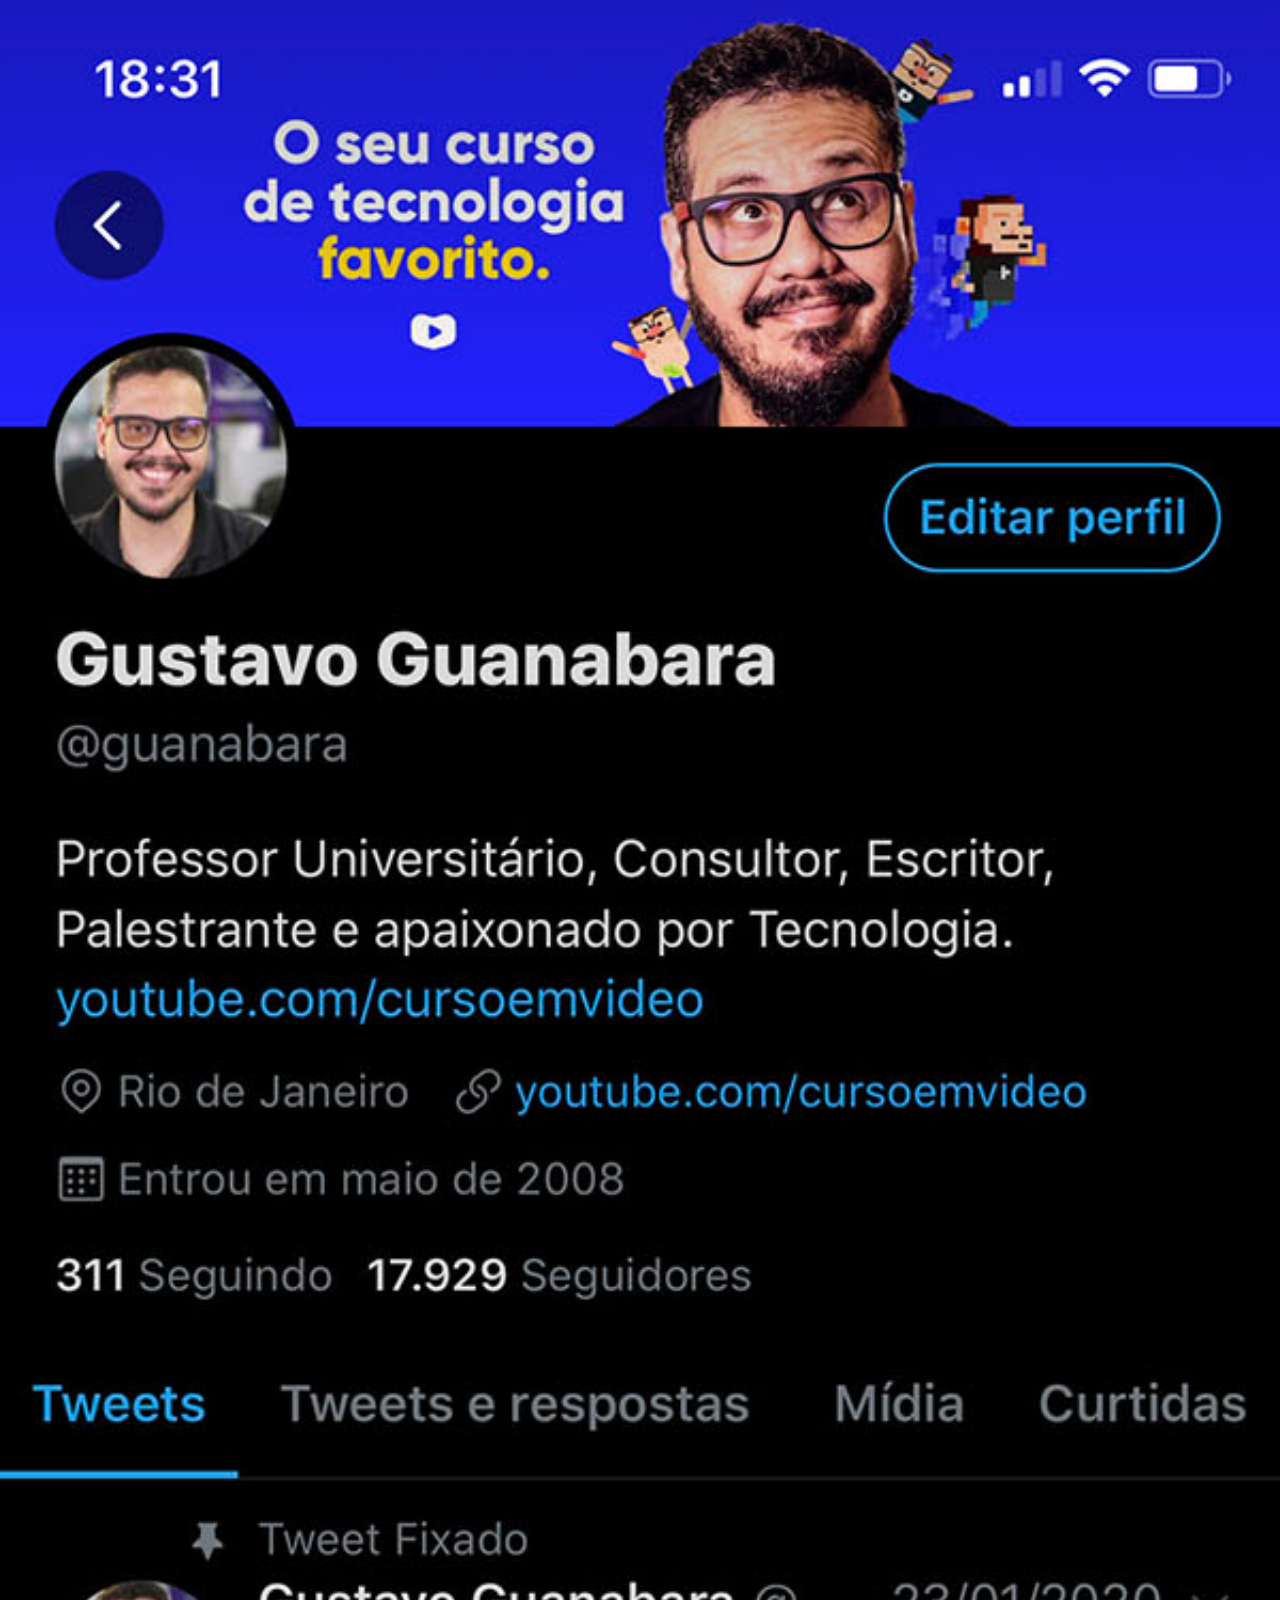
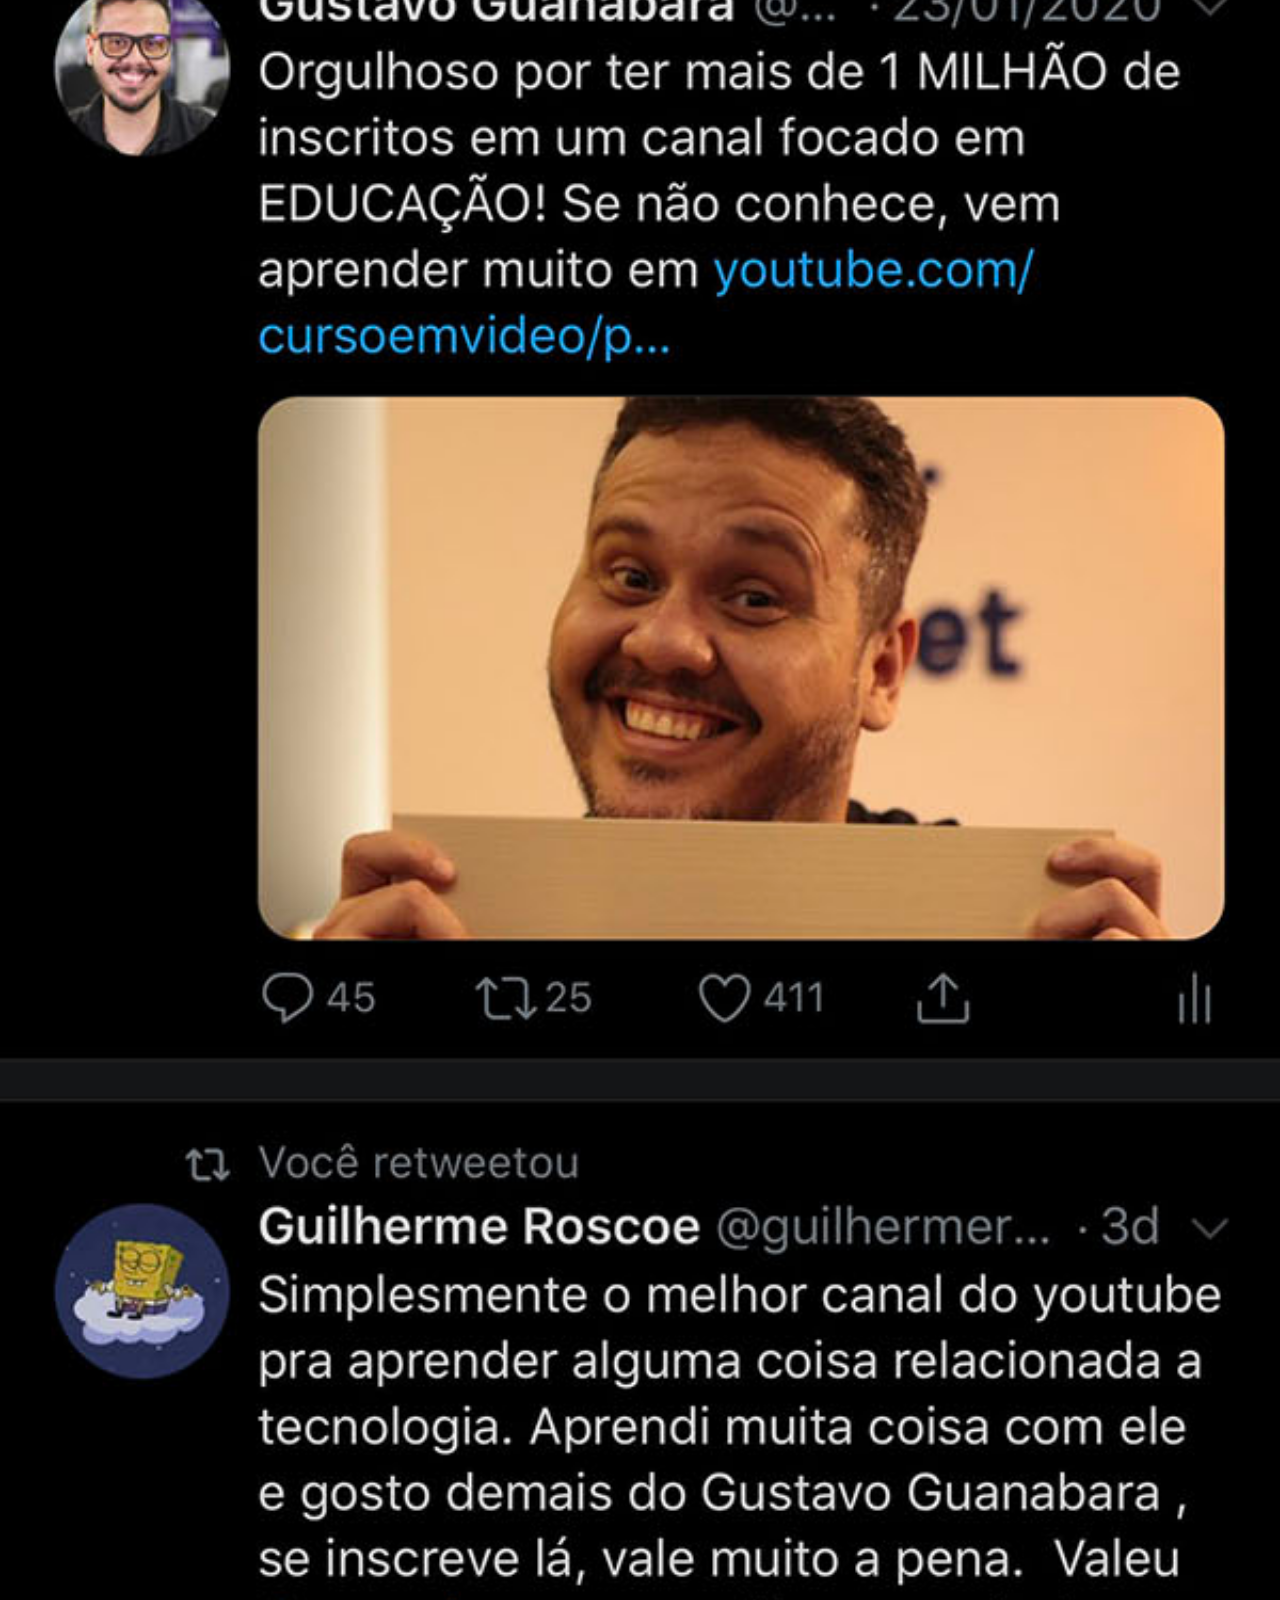
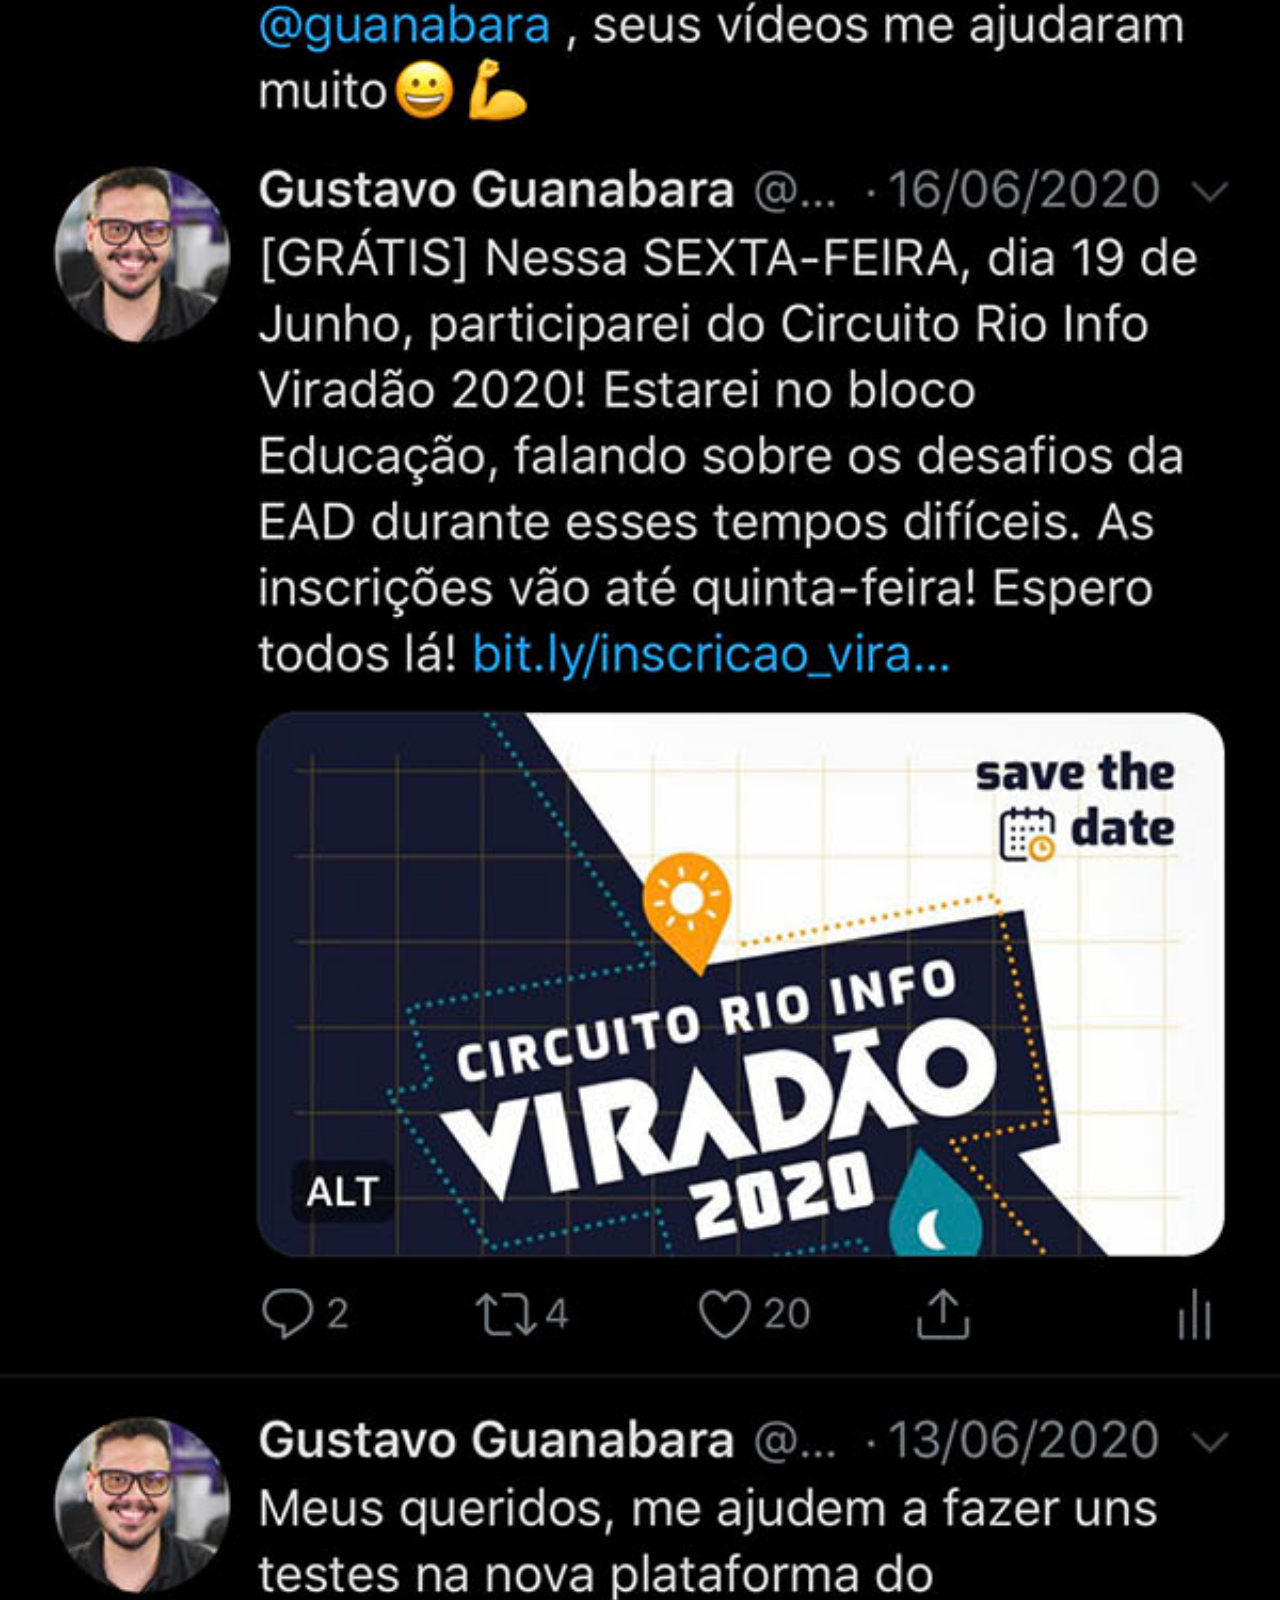
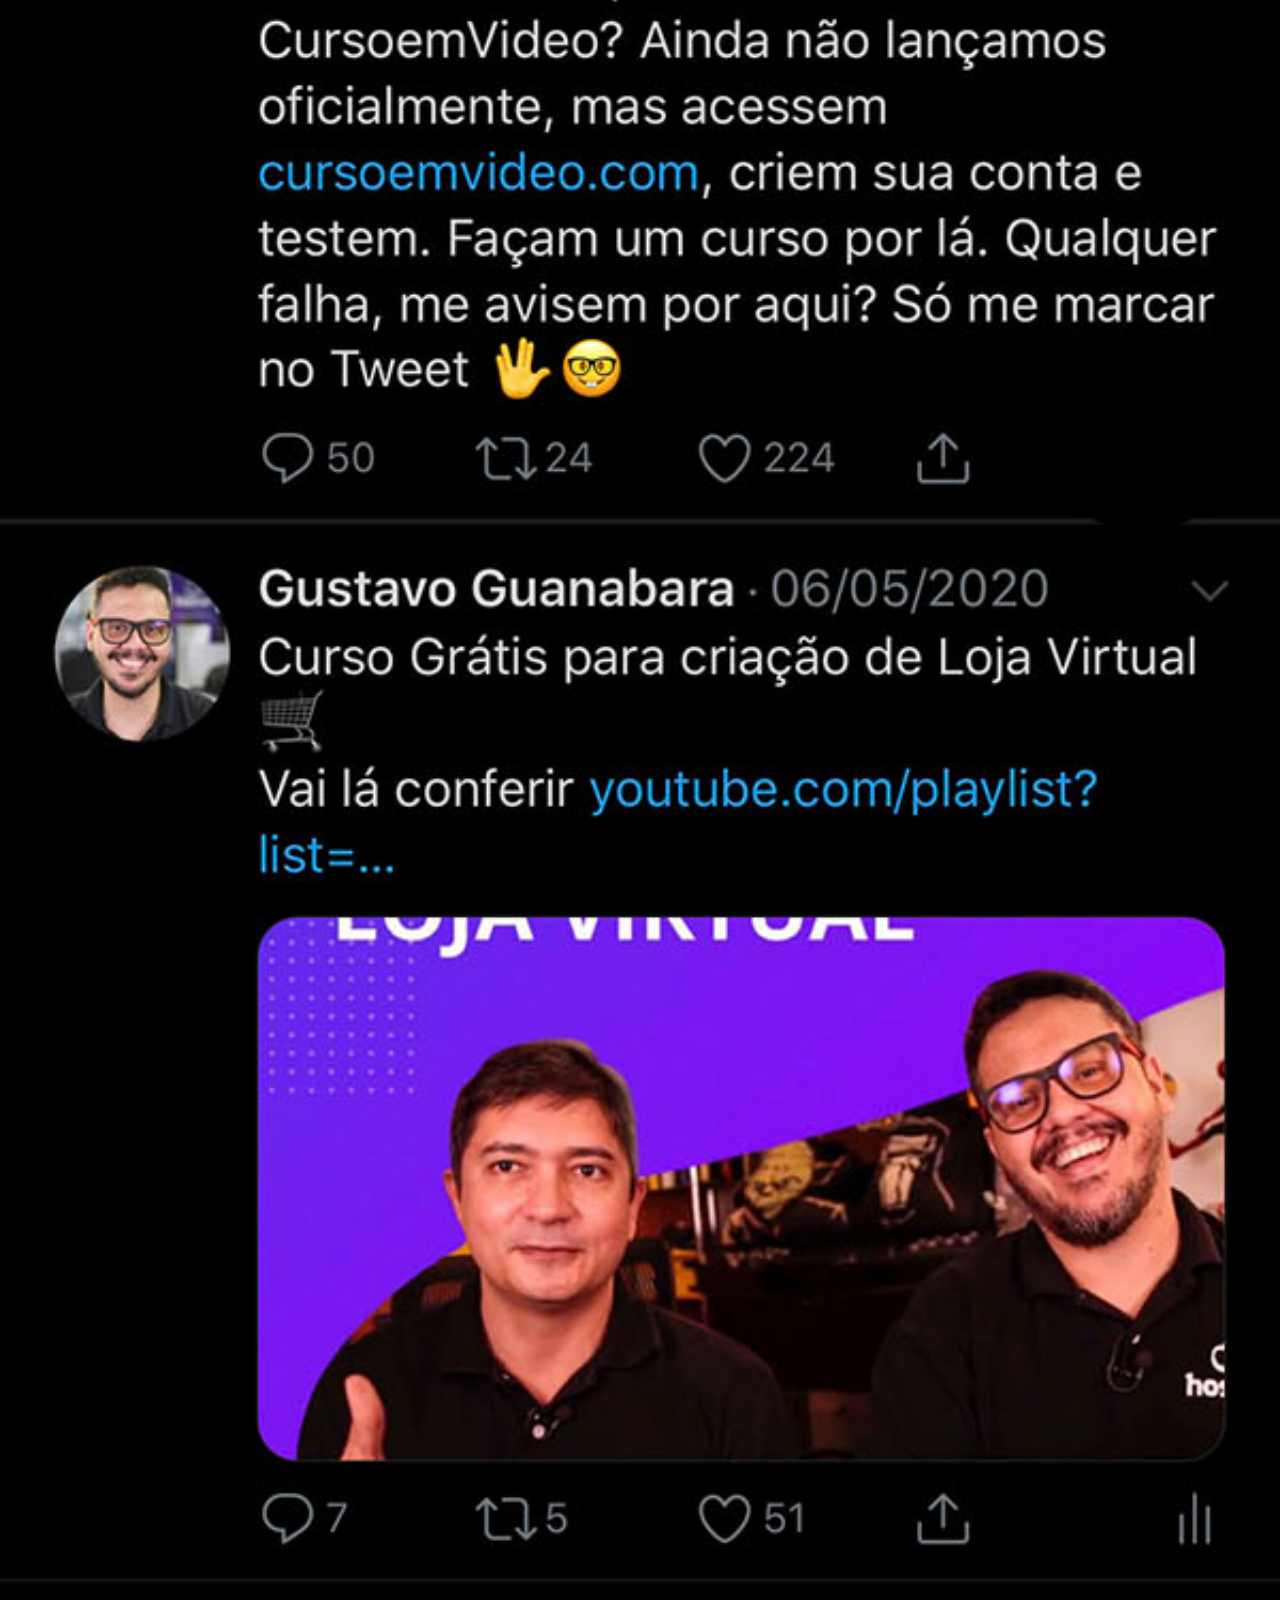
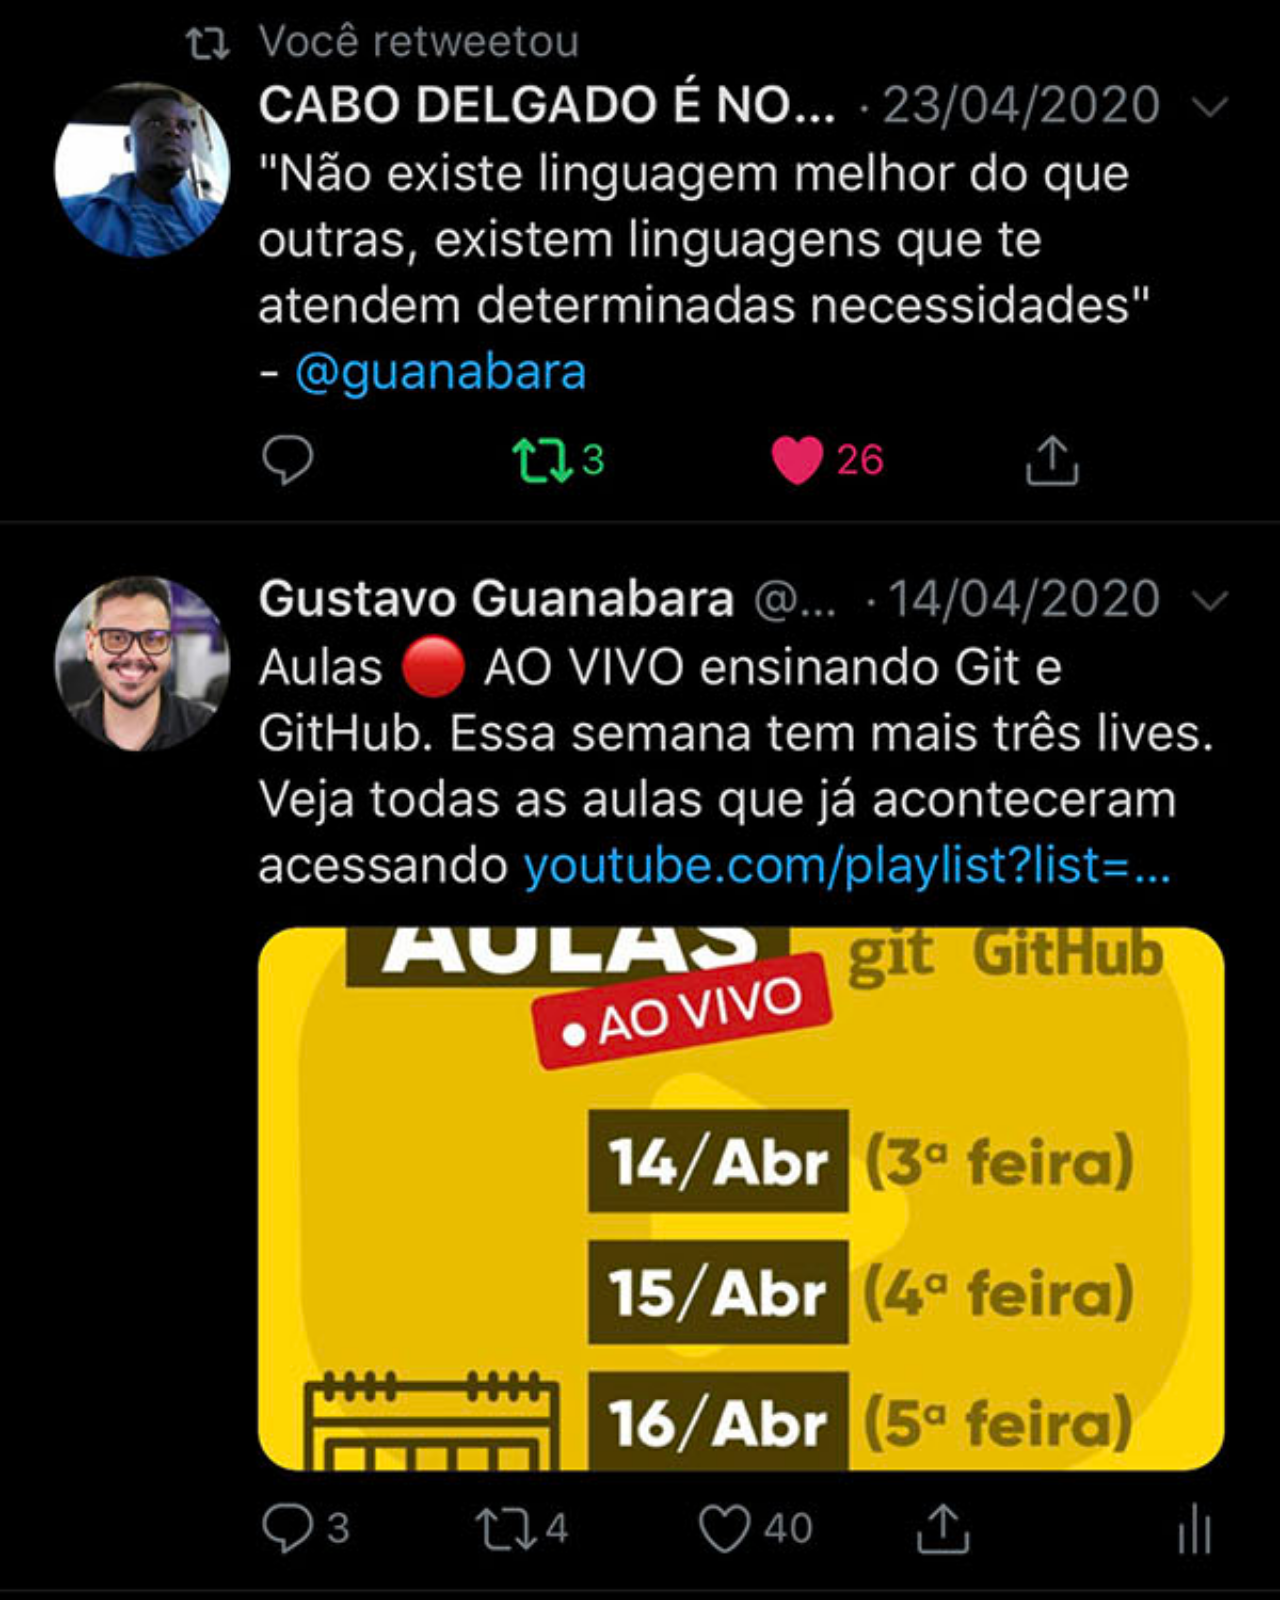
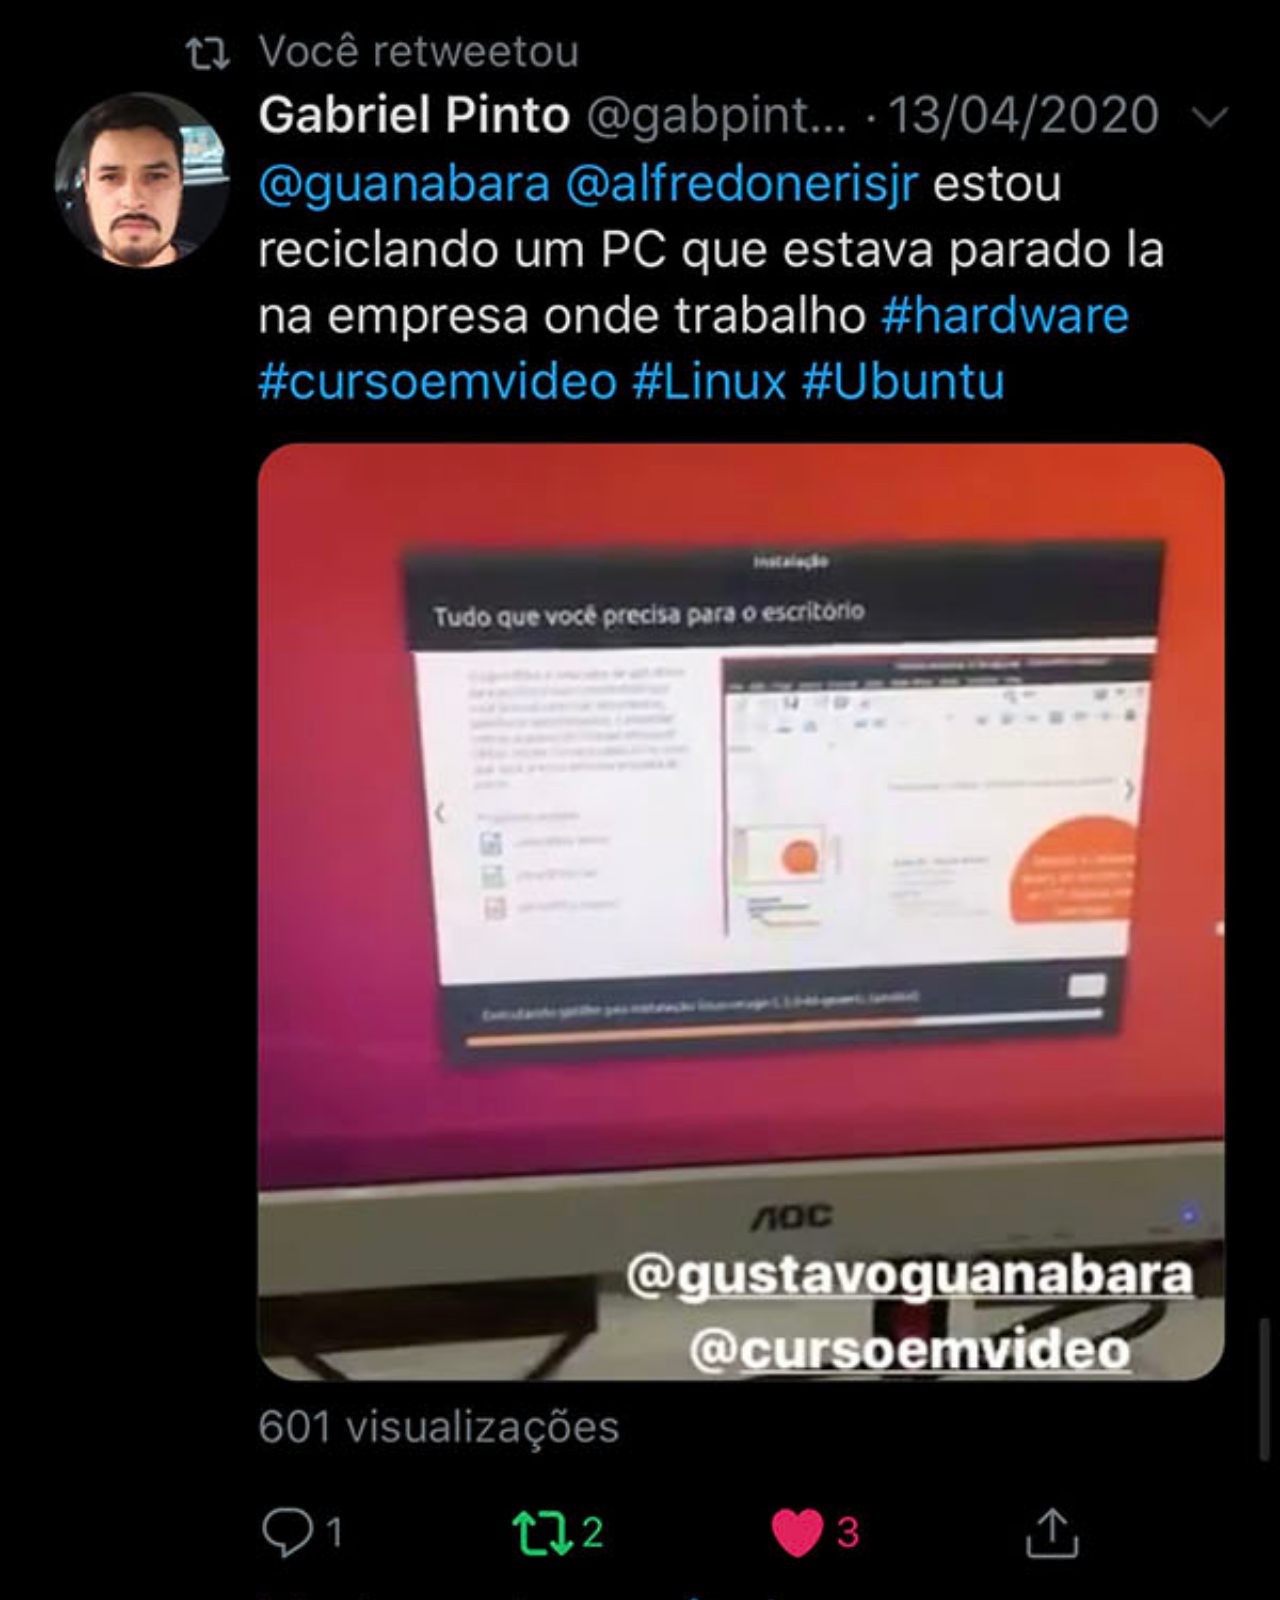
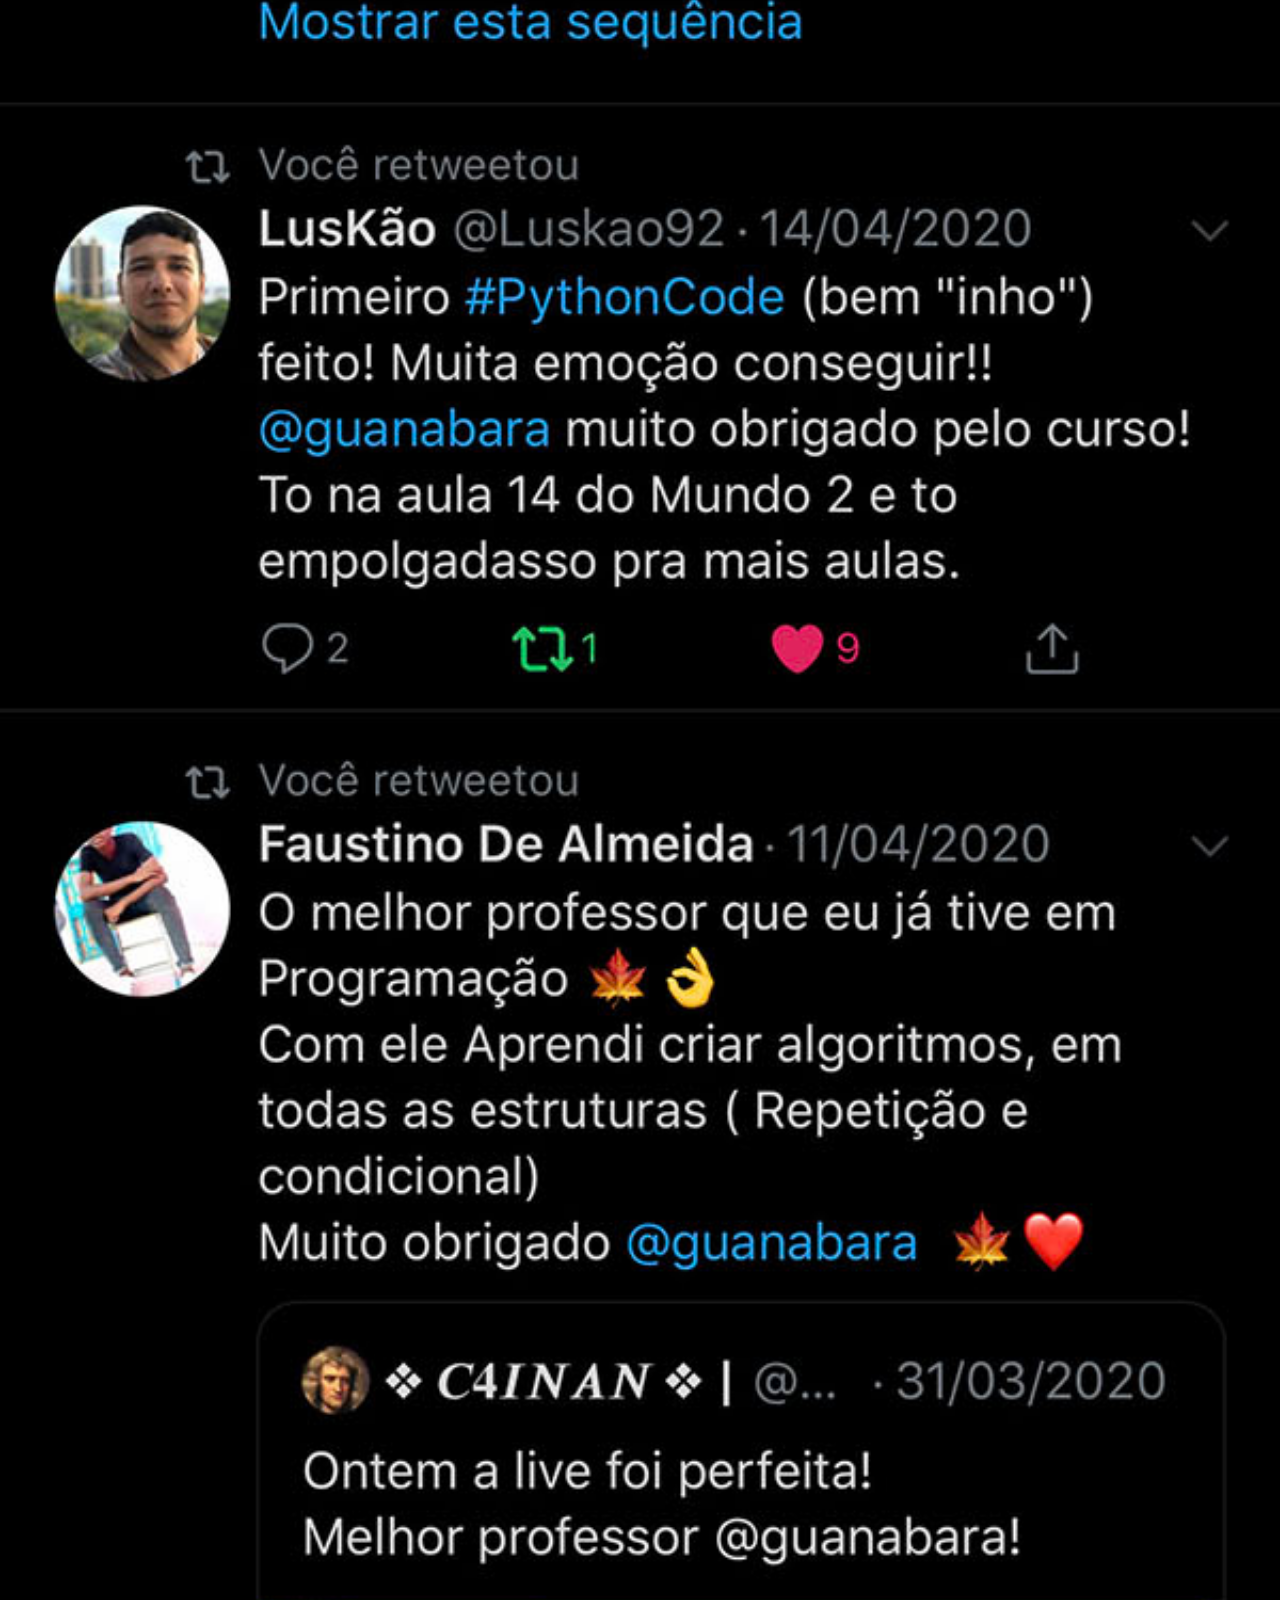
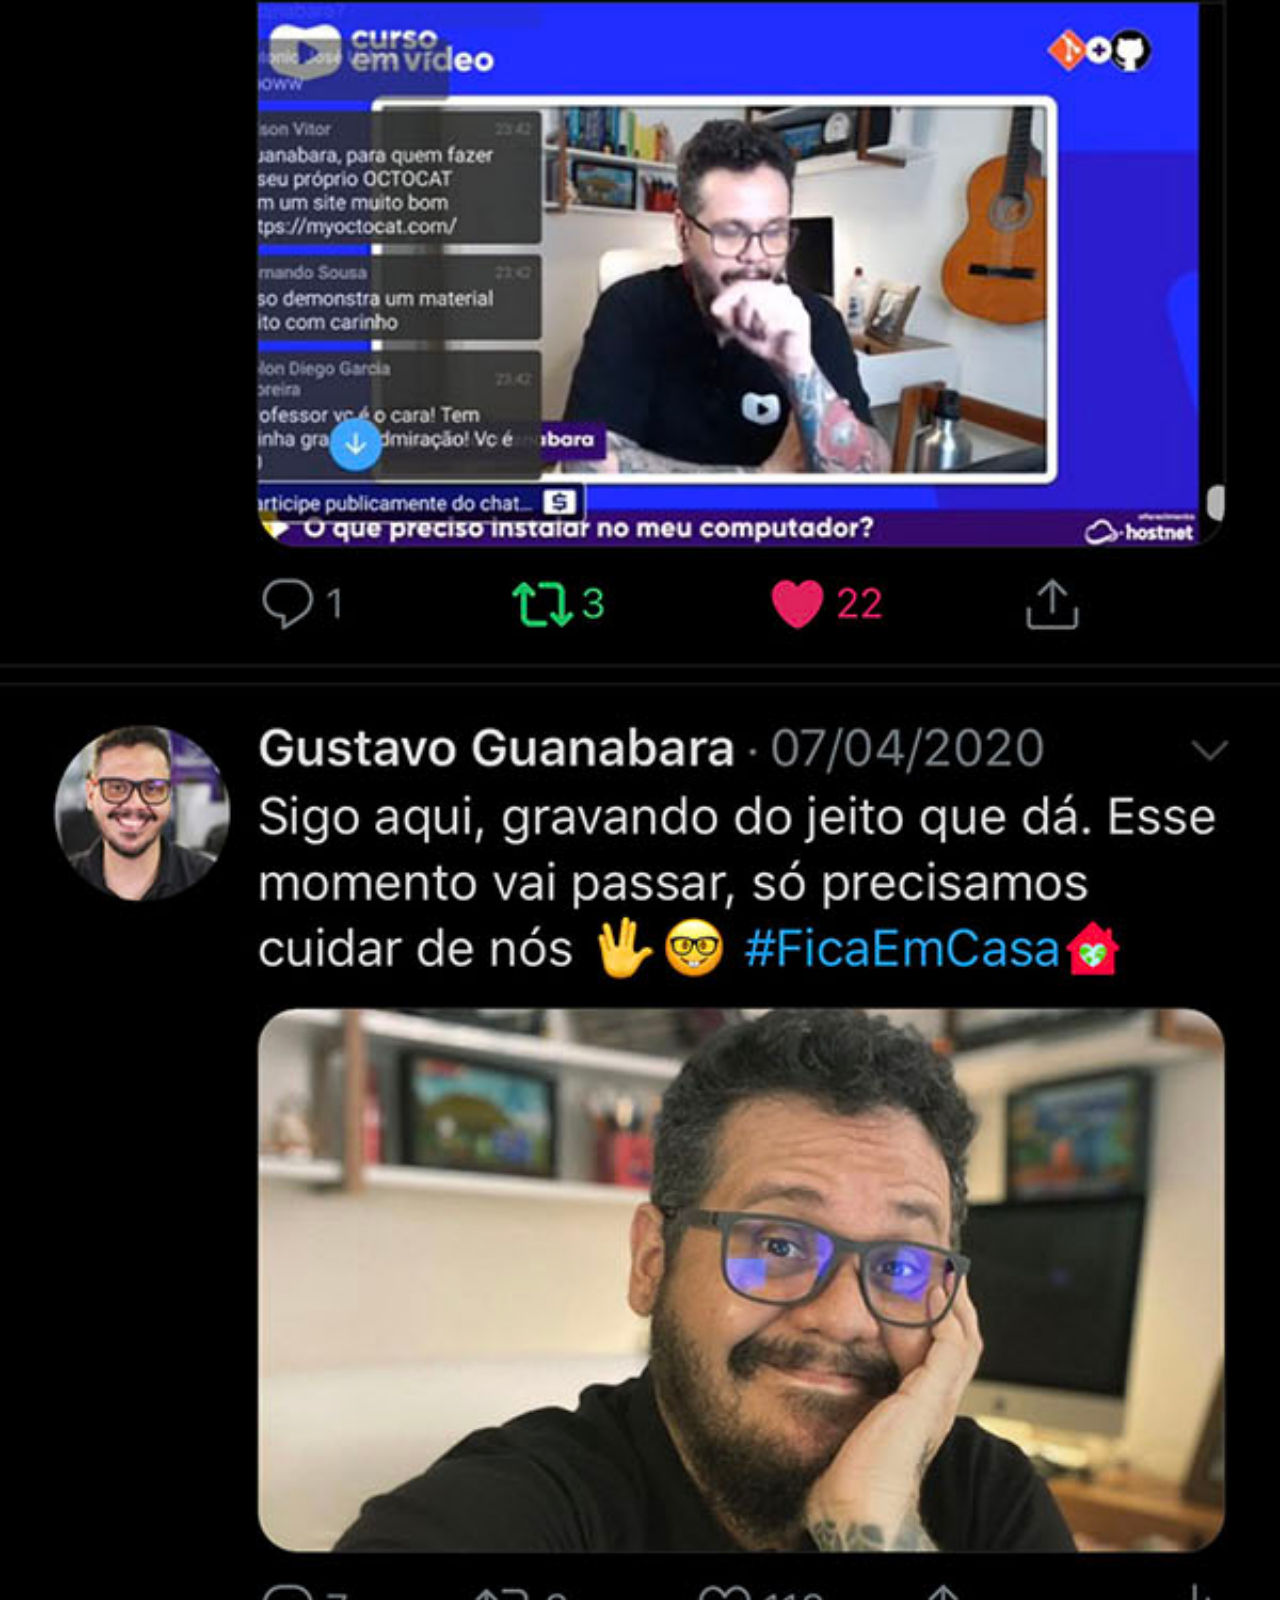
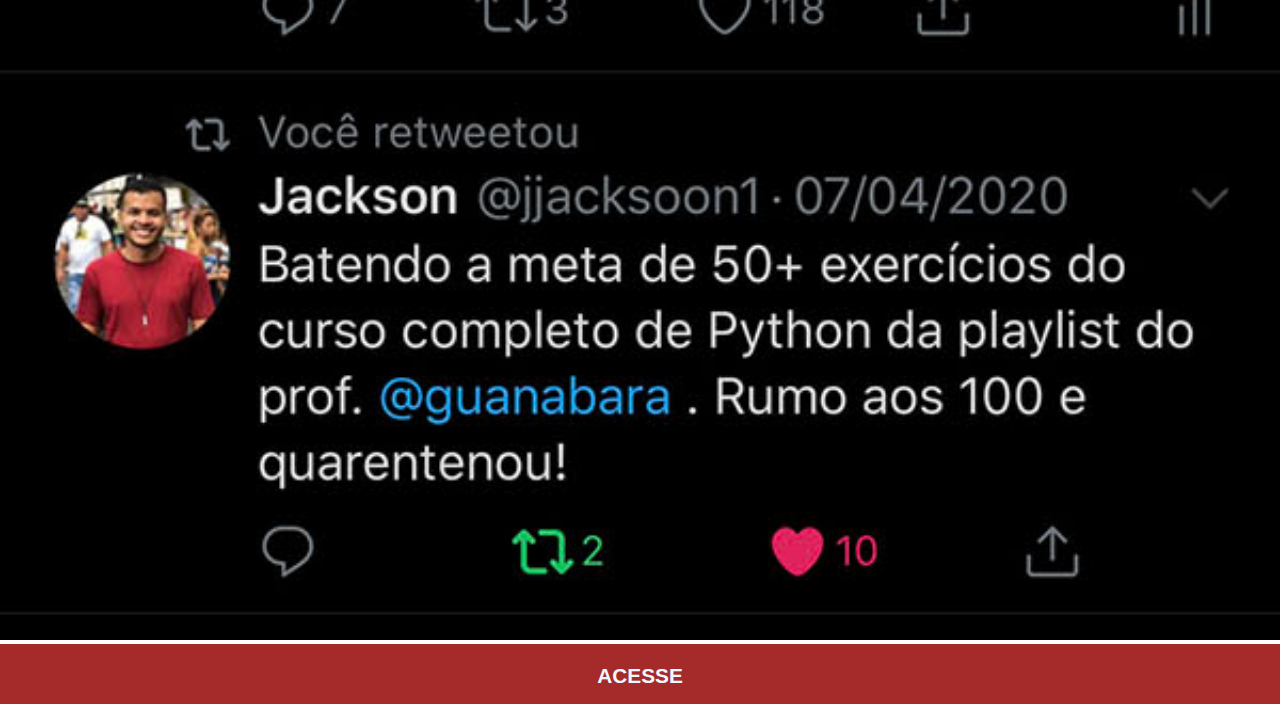
<file: twiter.html>
<!DOCTYPE html>
<html lang="pt-br">
<head>
    <meta charset="UTF-8">
    <meta name="viewport" content="width=device-width, initial-scale=1.0">
    <link rel="stylesheet" href="paginas.css">
    <title>Twitter</title>
</head>
<body>
    <img src="imagens/tela-twitter.jpg" alt="Twitter">
    <a href="#">ACESSE</a>
</body>
</html>
</file>
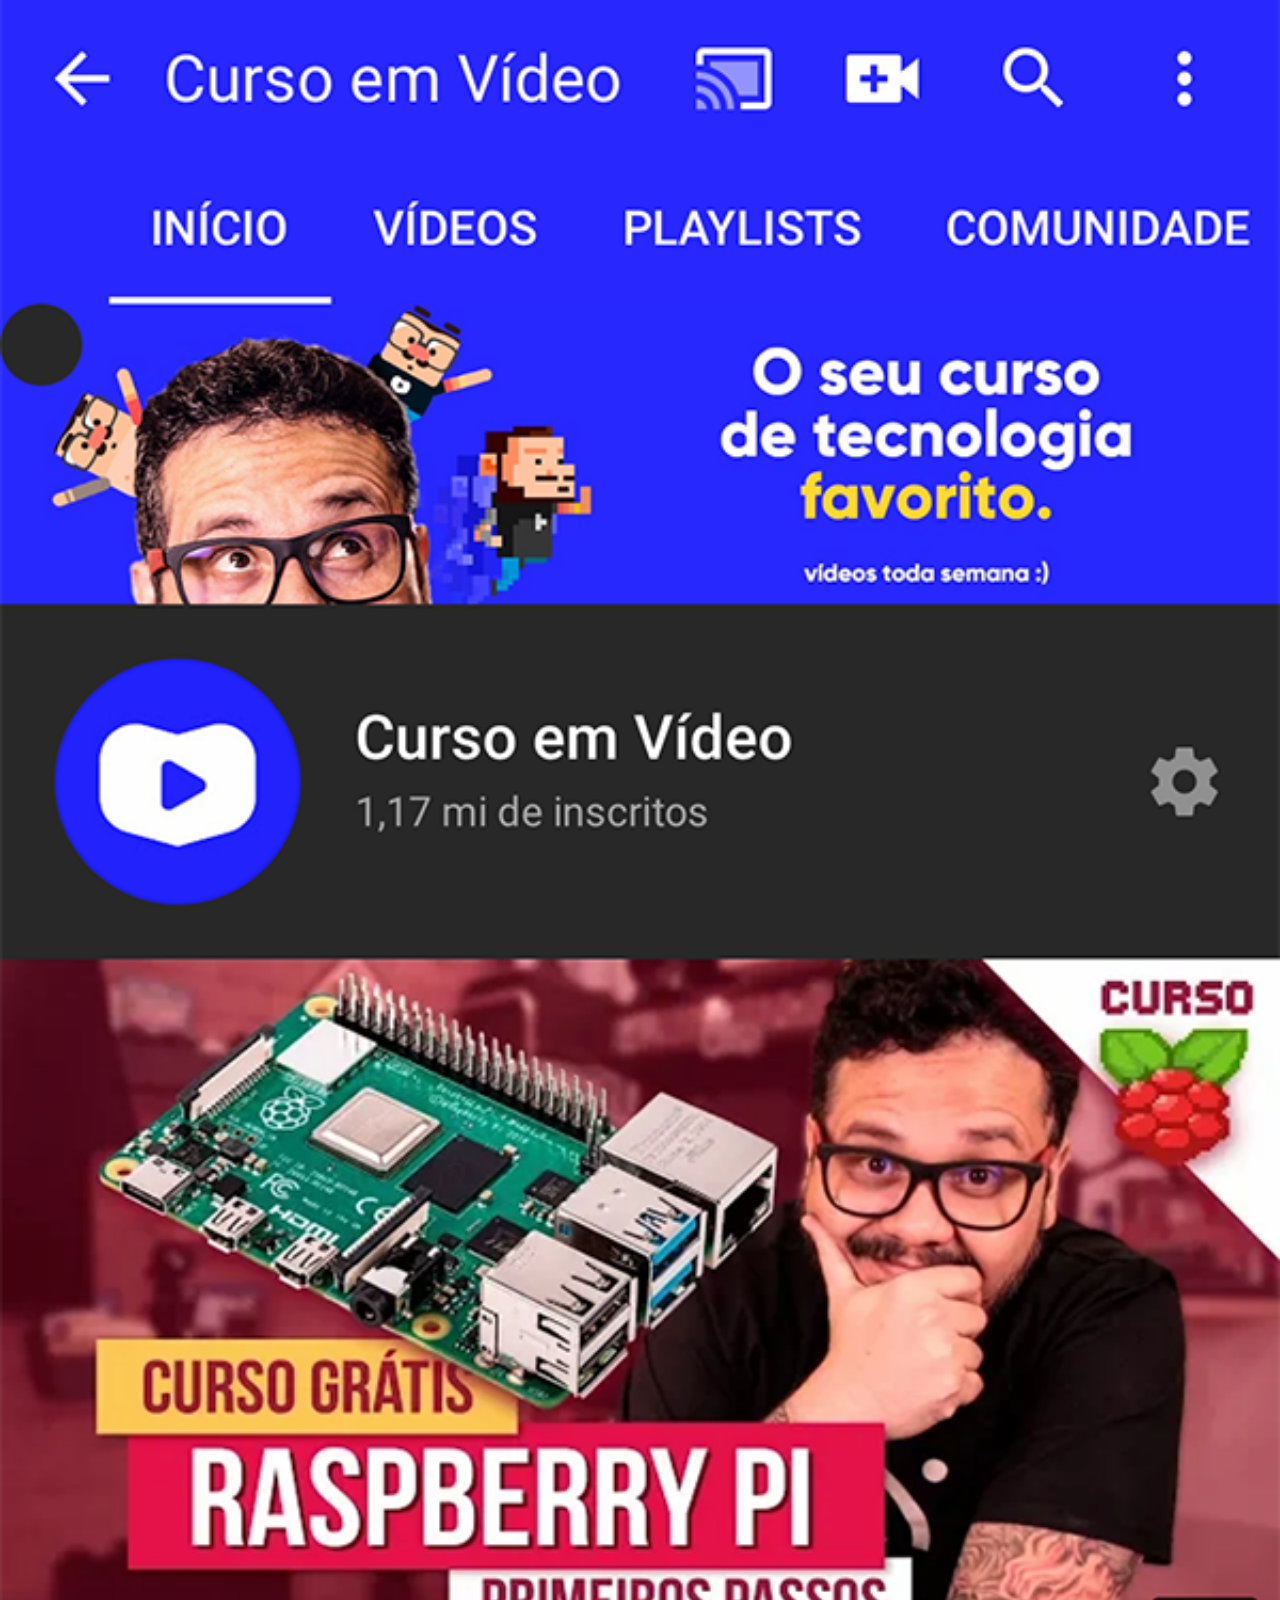
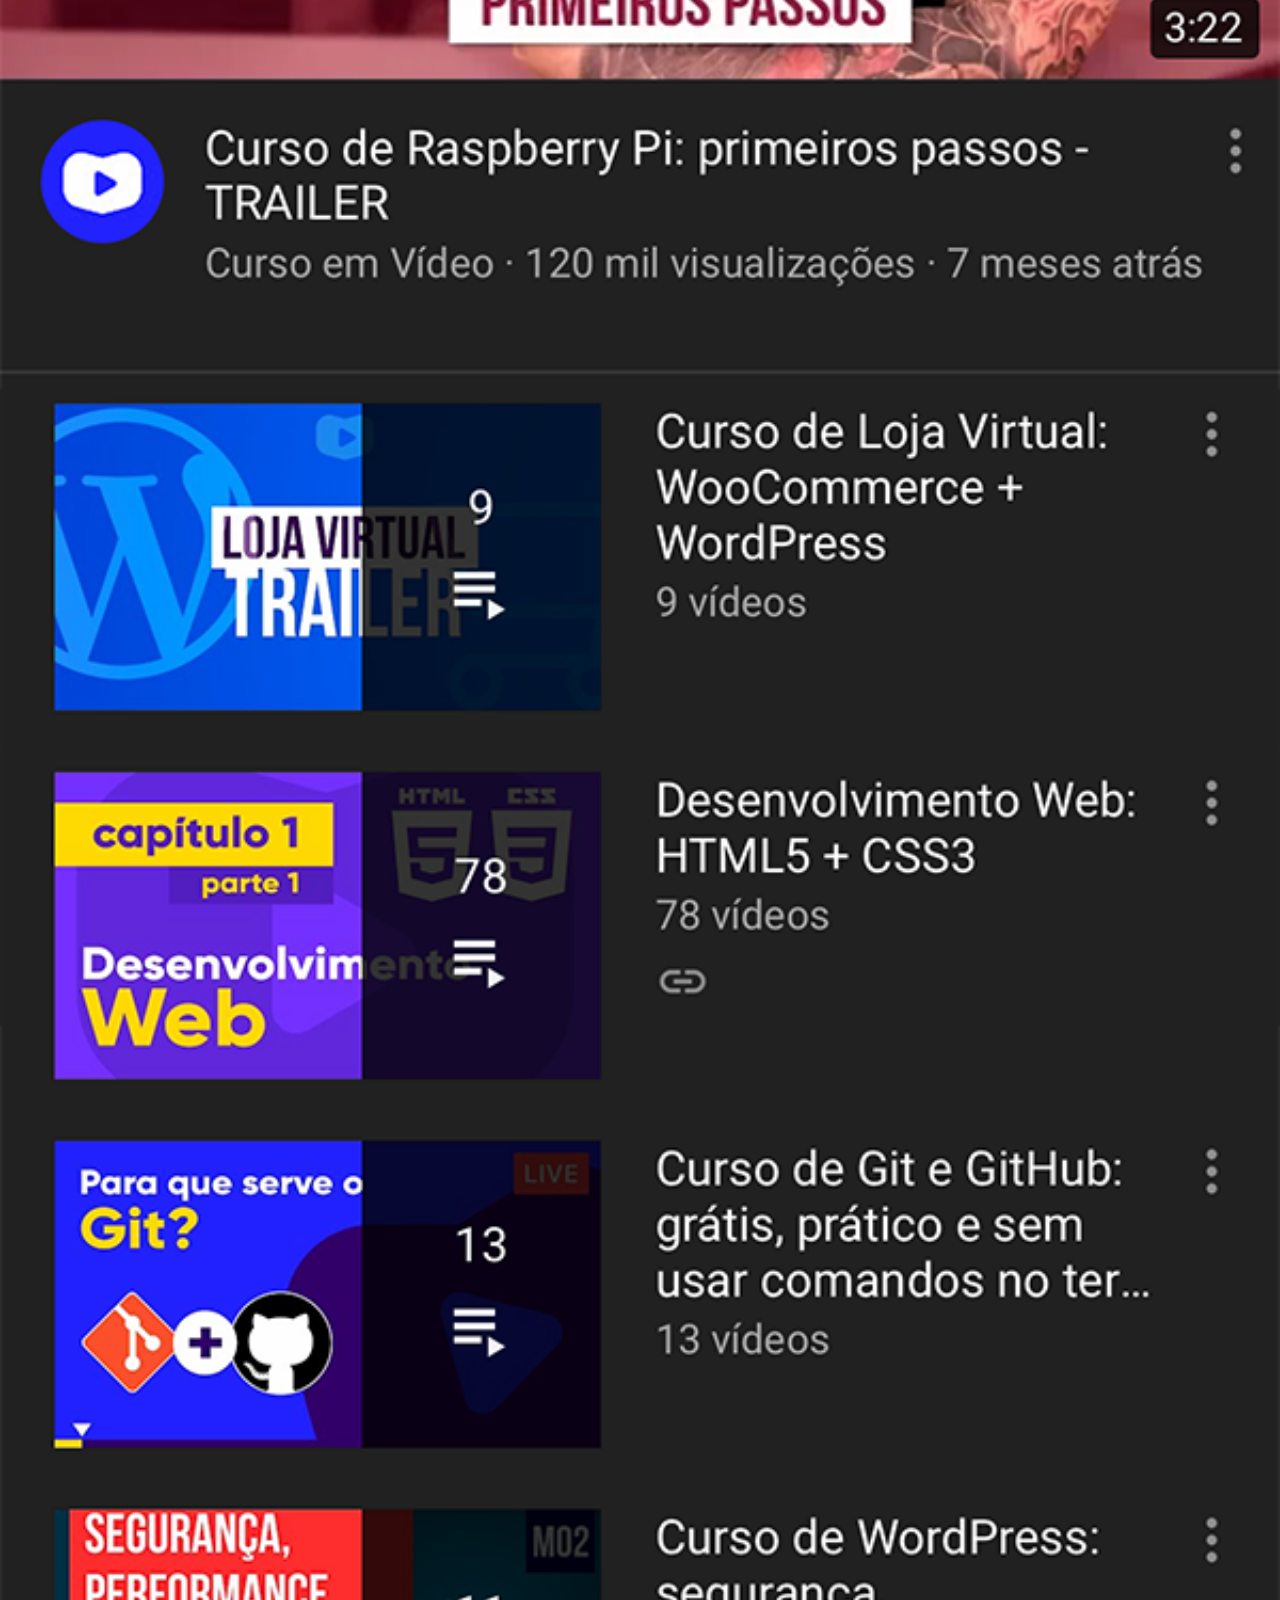
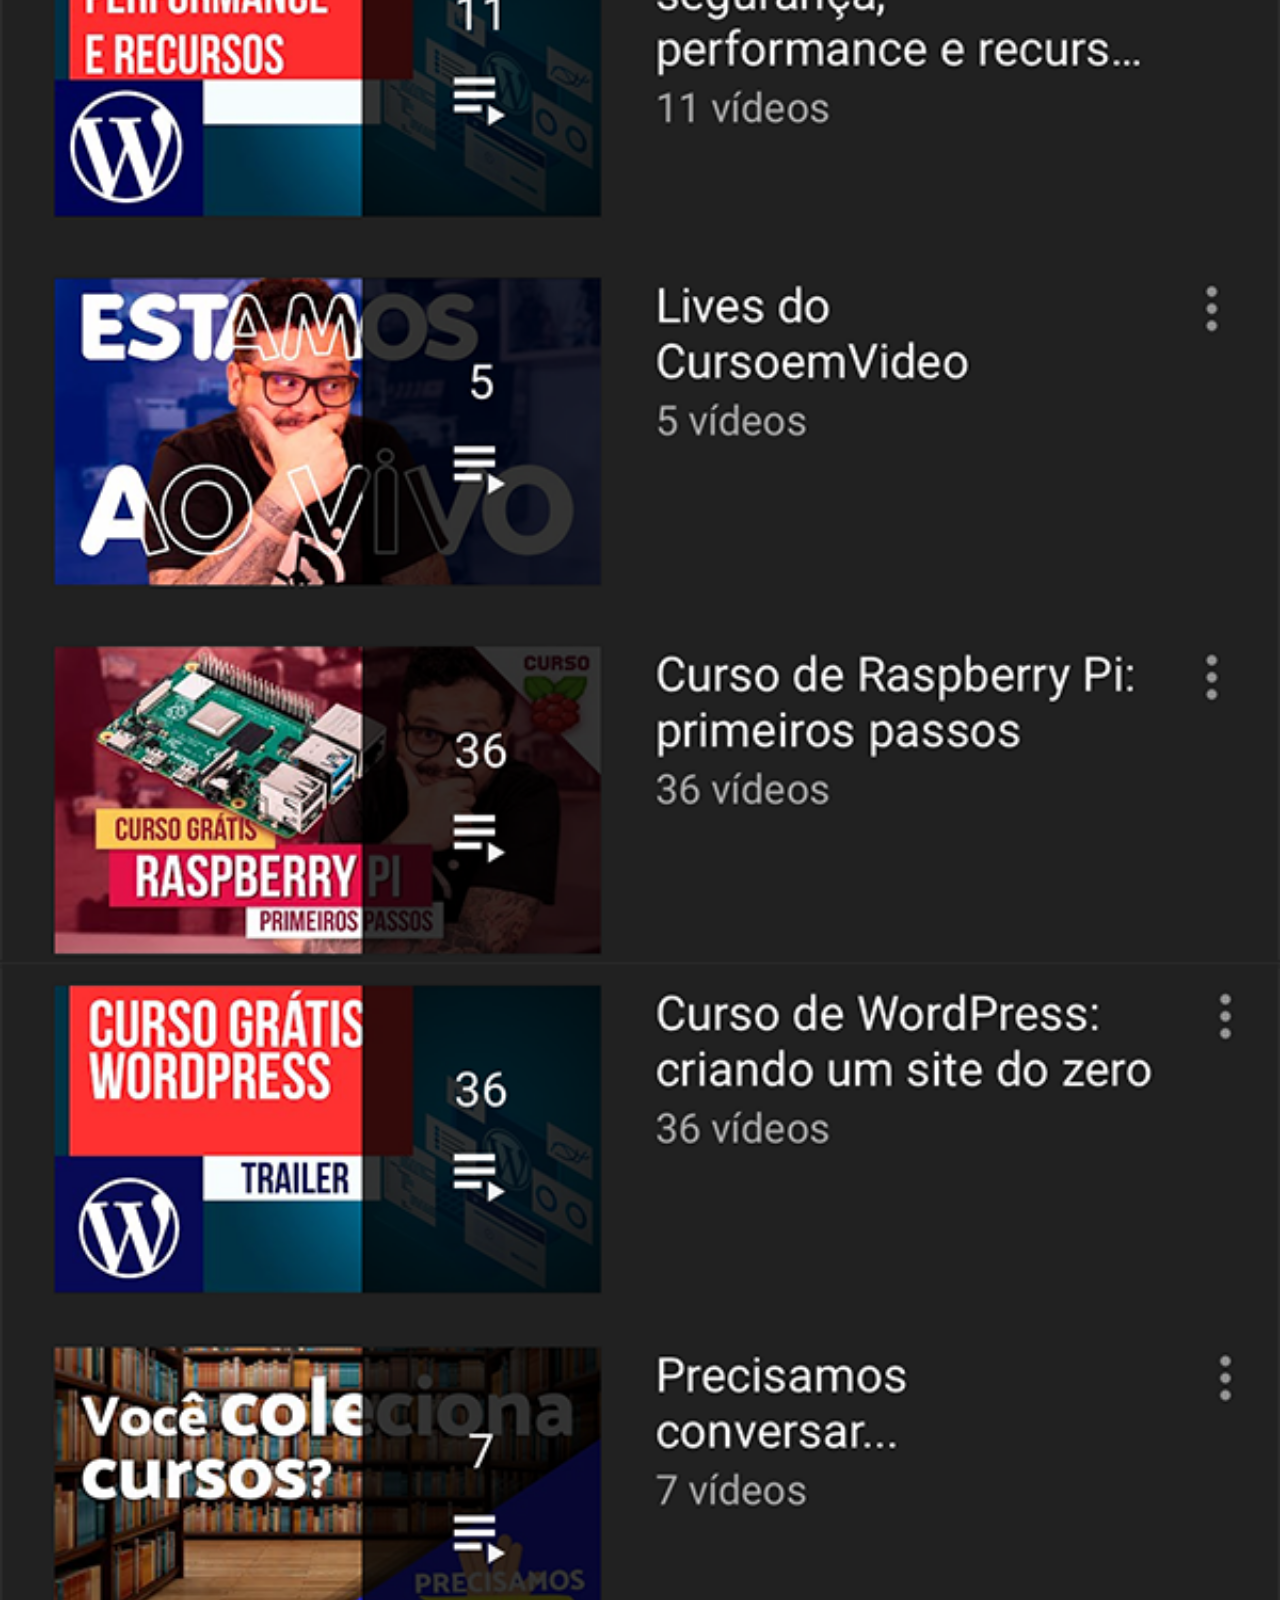
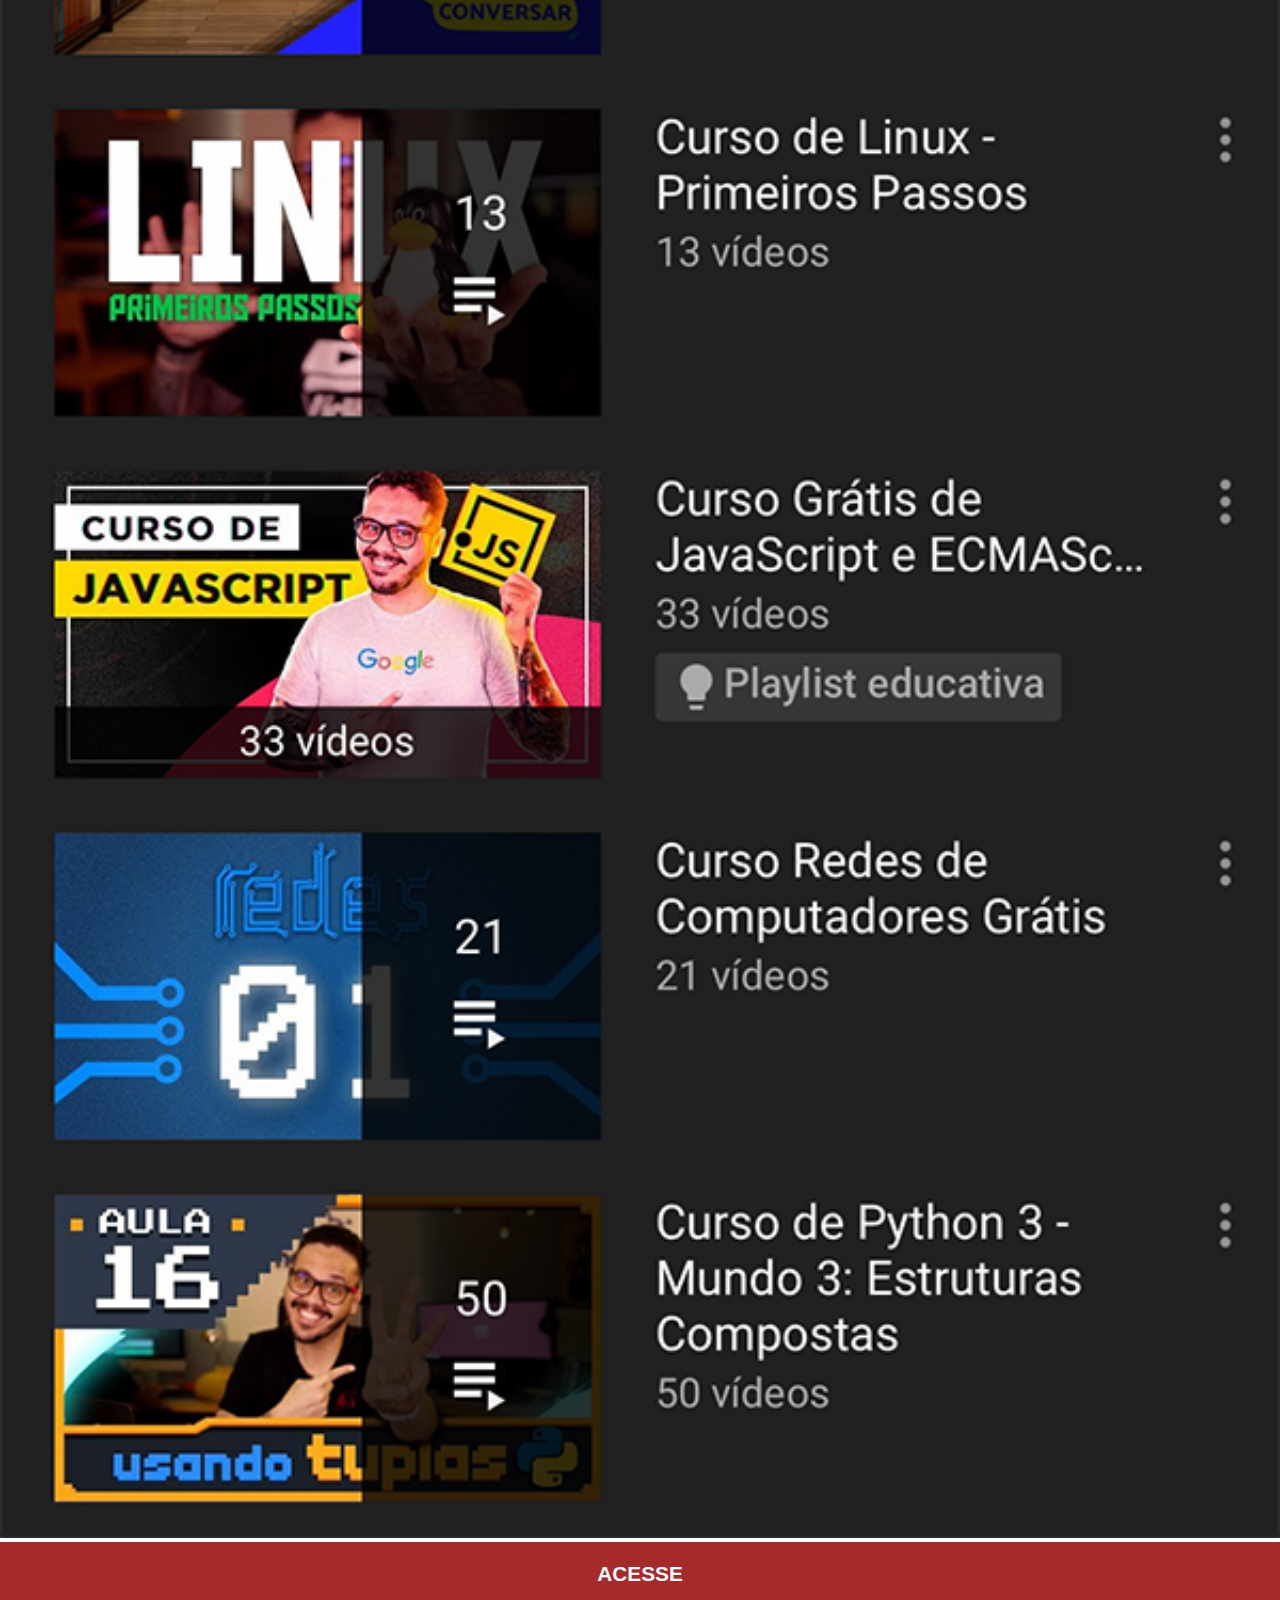
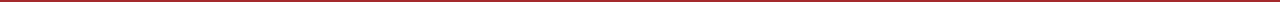
<file: youtube.html>
<!DOCTYPE html>
<html lang="en">
<head>
    <meta charset="UTF-8">
    <meta name="viewport" content="width=device-width, initial-scale=1.0">
    <link rel="stylesheet" href="paginas.css">
    <title>Youtube</title>
</head>
<body>
    <img src="imagens/tela-youtube.png" alt="youtube">
    <a href="#">ACESSE</a>
</body>
</html>
</file>
<file: style.css>
@charset "UTF-8";

* {
    margin: 0px;
    padding: 0px;
    font-family: Arial, Helvetica, sans-serif;
}

html,body {
    width:100vw;
    height: 100vh;
    background-color: black;
}

body {
    background: url("imagens/fundo-madeira.jpg")no-repeat top center;
    background-size: cover;
    background-attachment: fixed;
}

main {
    position: relative;
    height: 100vh;
    
}

section#telefone {
    position: absolute;
    width: 311px;
    height: 627px;
    top: 50%;
    left: 50%;
    transform: translate(-50%, -50%);
    background: url("imagens/frame-iphone.png" ) no-repeat;
    
}

iframe {
    position: absolute;
    width: 268px;
    height: 470px;
    top: 50%;
    left: 50%;
    transform: translate(-50%, -50%);
    background-color: rgba(252, 249, 249, 0.027);
    
}

section#rede_sociais {
    text-align: right;
}

section#rede_sociais img {
    width: 50px;
    border-radius: 50%;
    margin: 10px;
    box-shadow: 2px 2px 5px rgba(0, 0, 0, 0.534);
   
}


section#rede_sociais img:hover {
    border:  2px solid #ffffff79;
    transform: translate(-3px -3px);
    transition: tranform 2;

}
</file>
<file: paginas.css>
@charset "UTF-8";

* {
    margin: 0px;
    padding: 0px;
    font-family: Arial, Helvetica, sans-serif;
}

::-webkit-scrollbar {
    width: 0px;
    height: 0px;
}

img {
    width: 100vw;
}

a {
    display: block;
    background-color: brown ;
    color: aliceblue;
    height: 20px;
    text-align: center;
    padding: 20px;
    font-size: 1.3em;
    font-weight: bolder;
    text-decoration: none;
    border: 0px;
    
    
    
    
}

a:hover {
  background-color: red;
}
</file>
